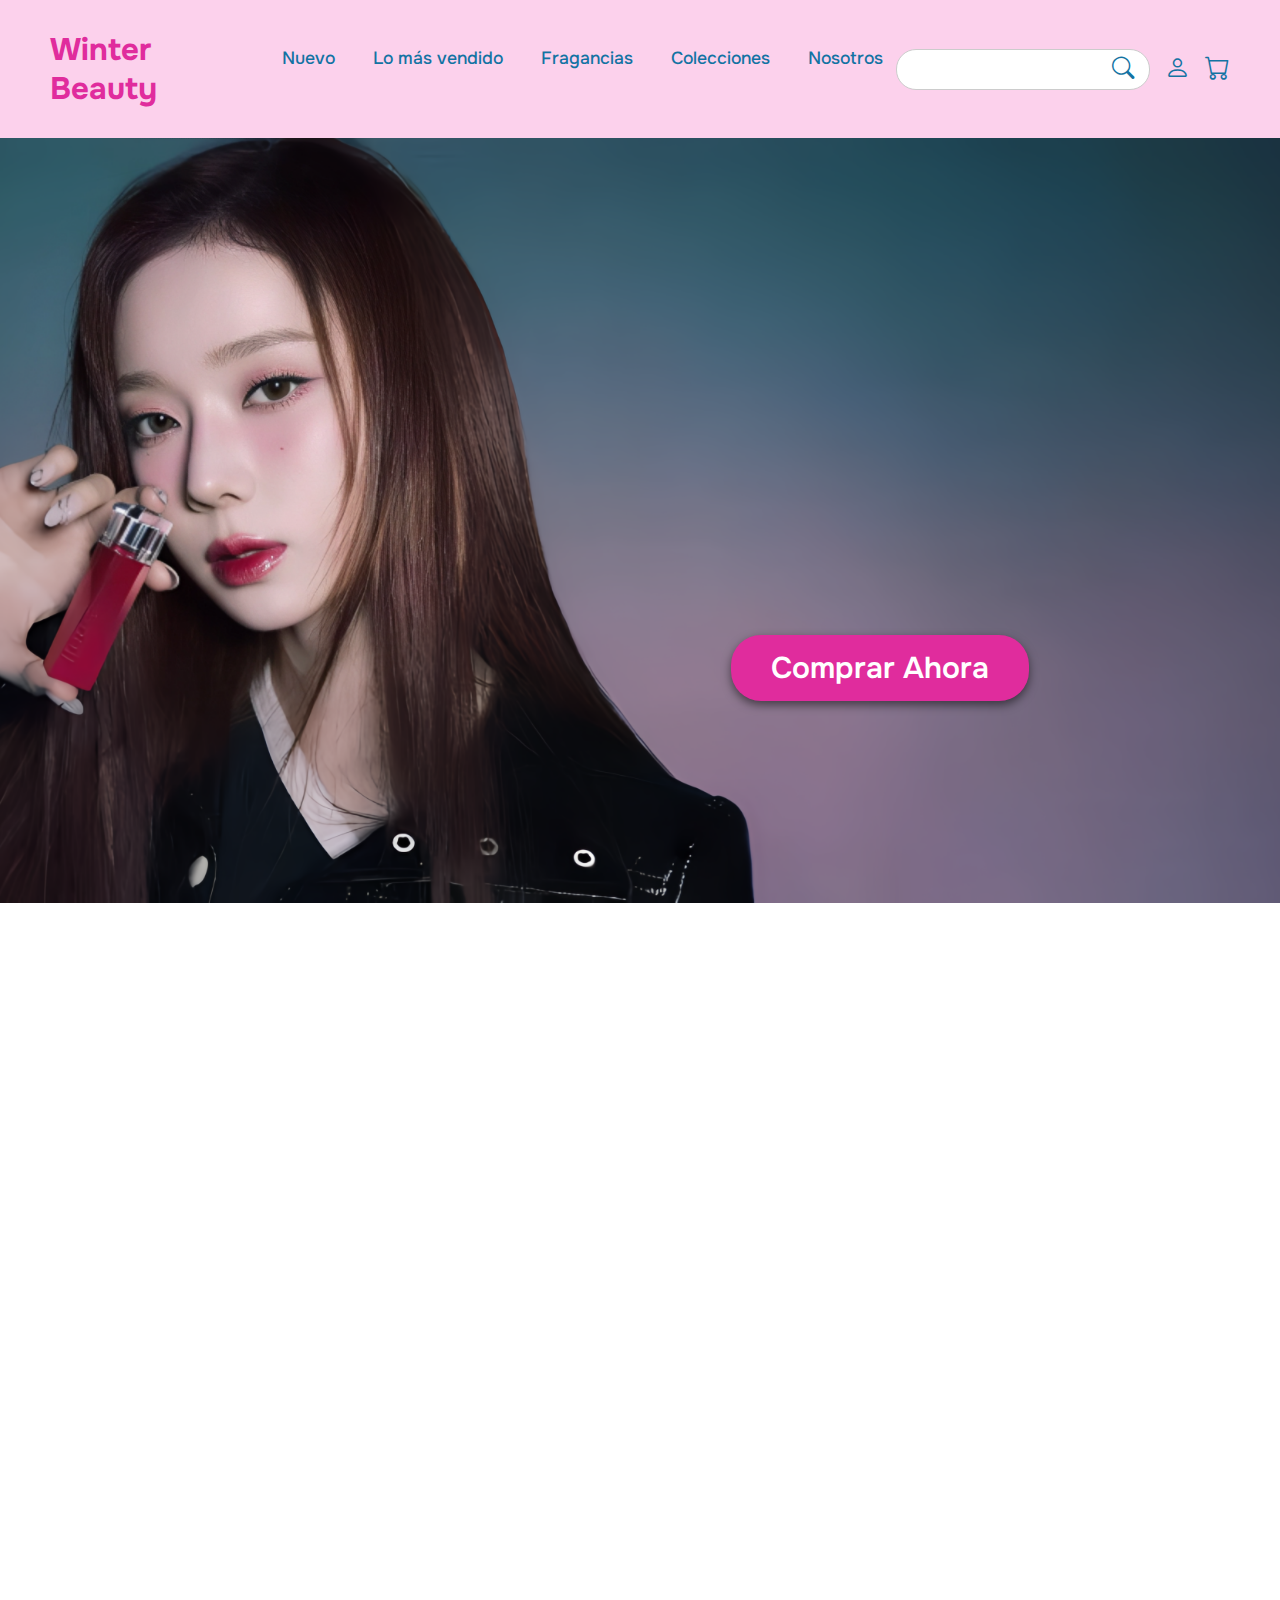
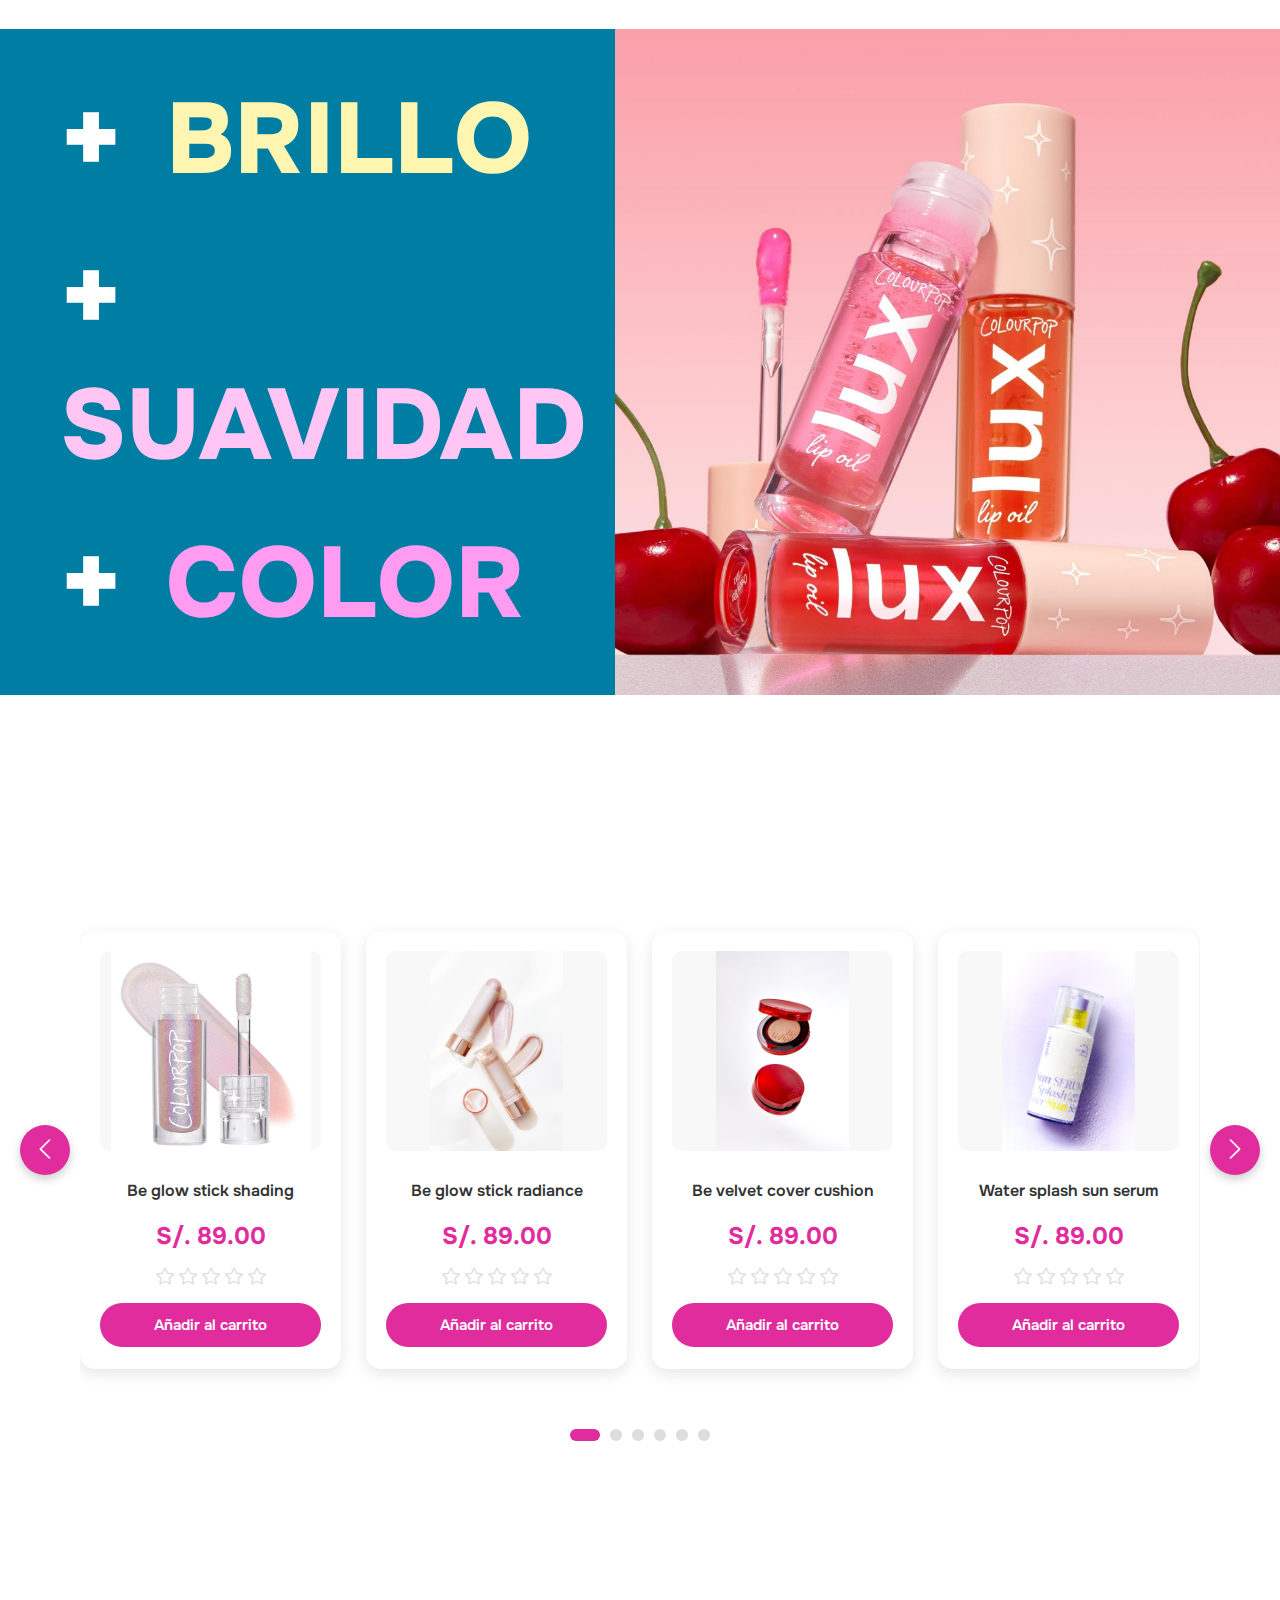
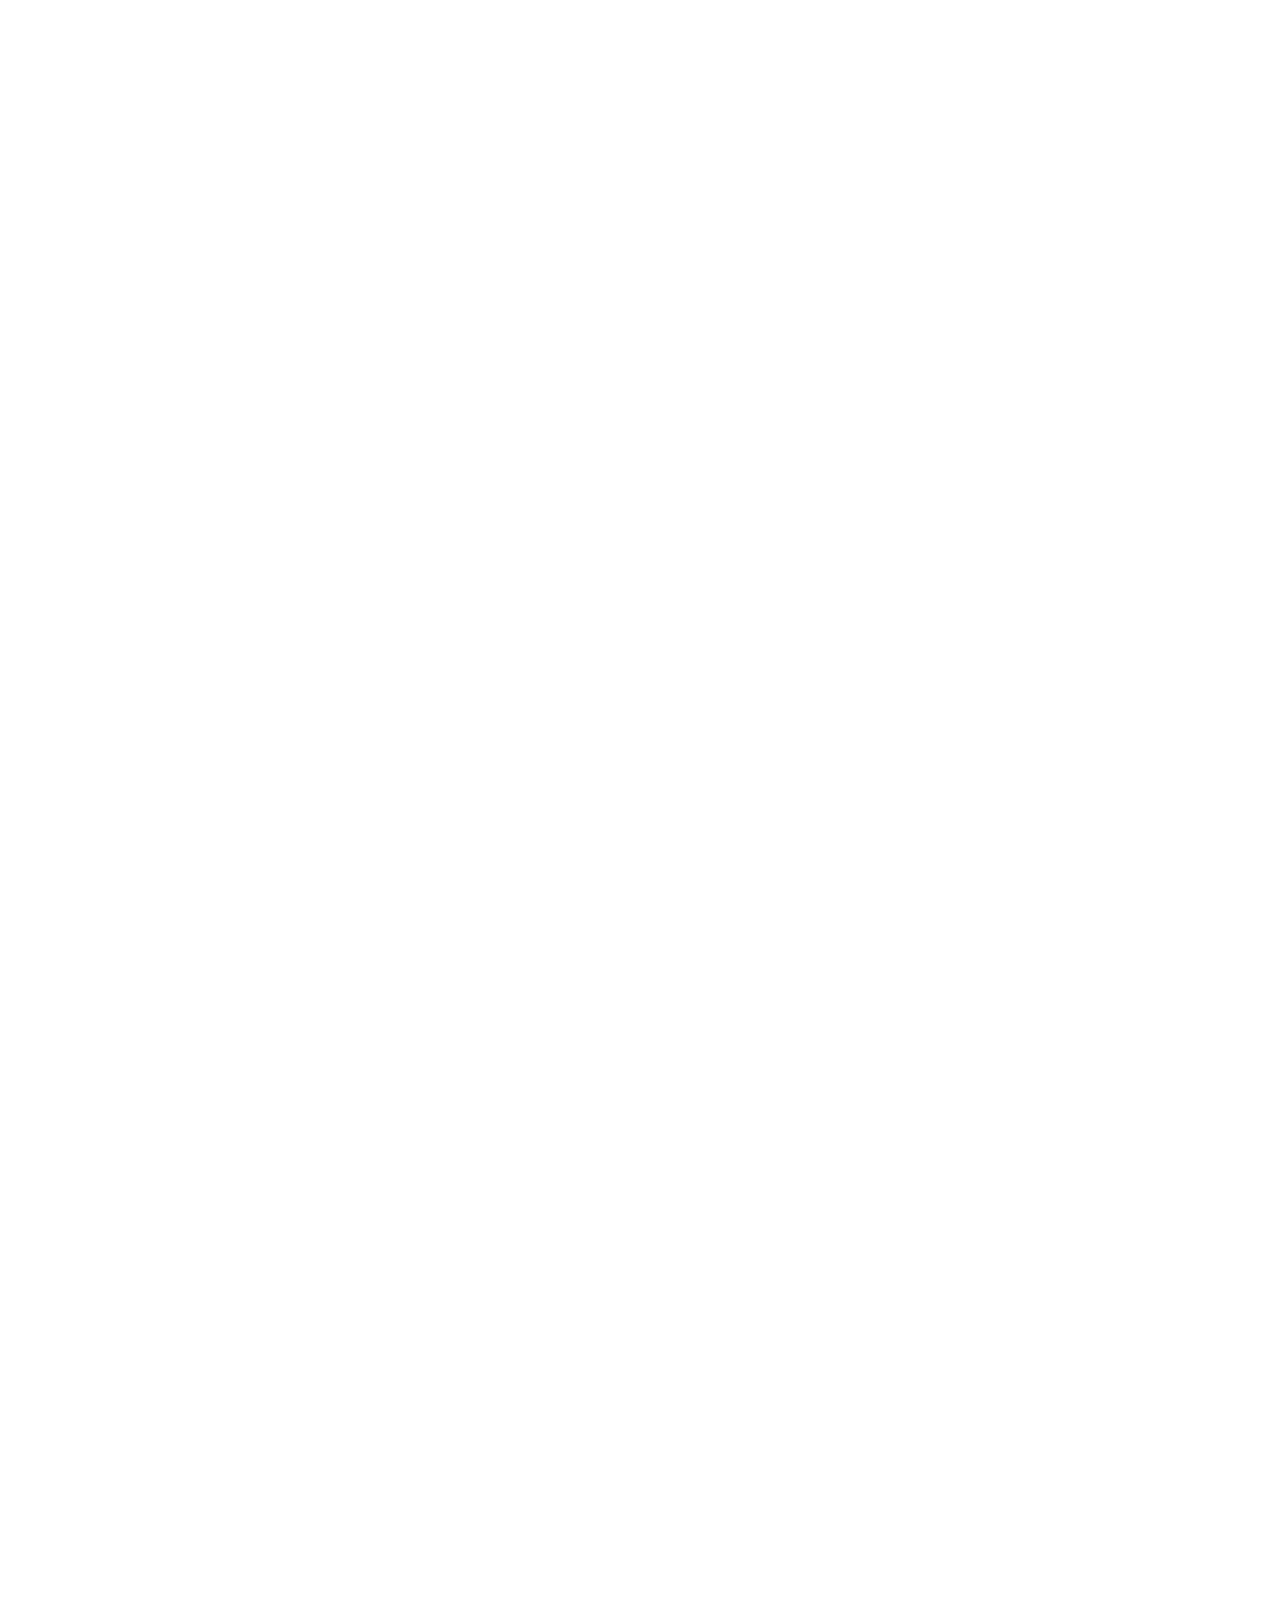
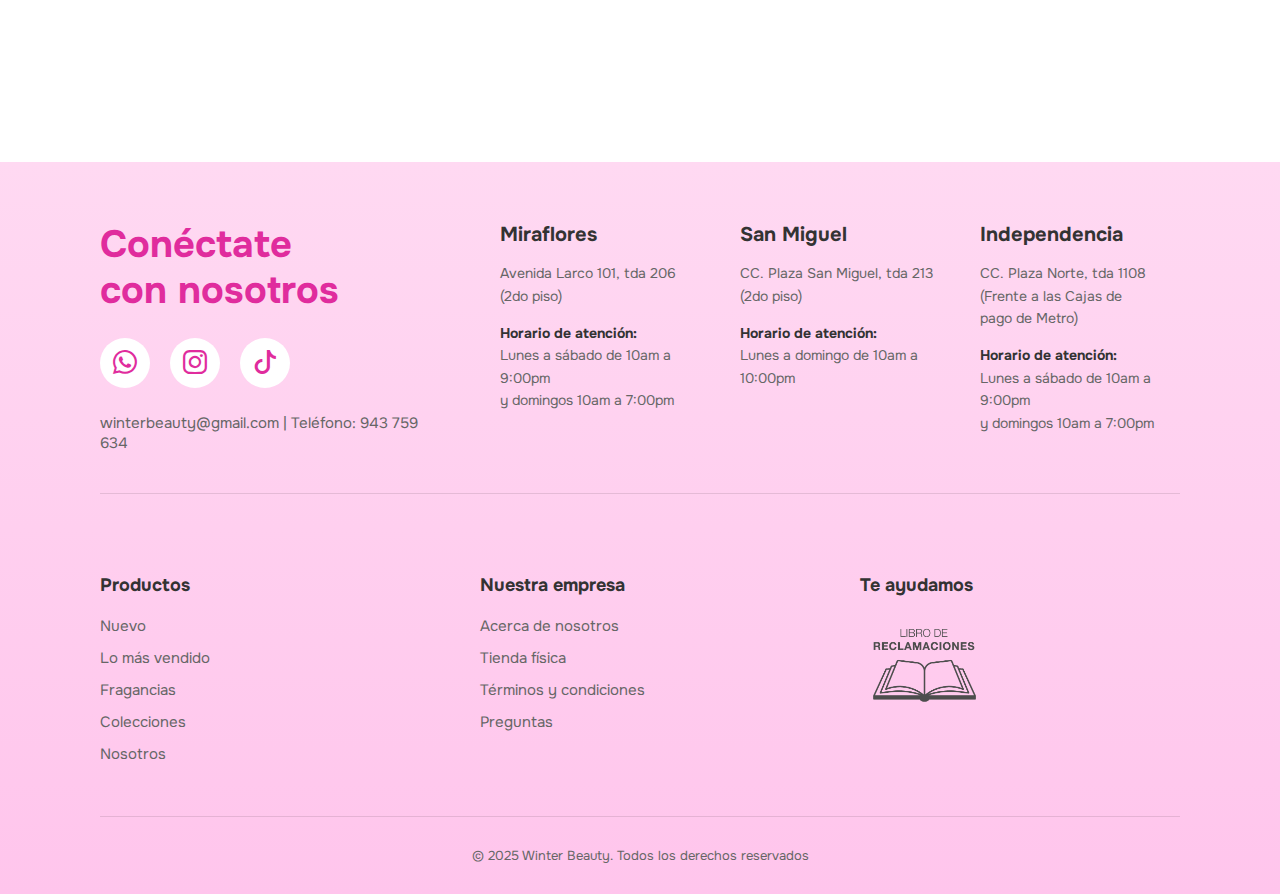
<file: index.html>
<!DOCTYPE html>
<html lang="es">
<head>
    <meta charset="UTF-8">
    <meta name="viewport" content="width=device-width, initial-scale=1.0">
    <title>Winter Beauty - Inicio</title>
    <!--Link para css-->
    <link rel="stylesheet" href="css/style.css">
    <!--Iconos-->
    <link rel="stylesheet" href="https://cdn.jsdelivr.net/npm/bootstrap-icons@1.11.3/font/bootstrap-icons.css">
    <!--Tipografia-->
    <link rel="preconnect" href="https://fonts.googleapis.com">
    <link rel="preconnect" href="https://fonts.gstatic.com" crossorigin>
    <link href="https://fonts.googleapis.com/css2?family=Onest:wght@100..900&display=swap" rel="stylesheet">
</head>
<body>
    <!-- Encabezado -->
    <header class="navbar">
        <div class="logo" onclick="window.location.href='index.html'" style="cursor: pointer;">Winter Beauty</div>

        <nav class="nav-links">
            <a href="nuevo.html">Nuevo</a>
            <a href="mas-vendido.html">Lo más vendido</a>
            <a href="fragancias.html">Fragancias</a>
            <a href="#">Colecciones</a>
            <a href="#">Nosotros</a>
        </nav>

        <div class="nav-icons">
            <div class="search-box">
                <input type="text" placeholder="">
                <i class="bi bi-search"></i>
            </div>
            <a href="#"><i class="bi bi-person"></i></a>
            <a href="carrito.html" class="carrito-icon-container">
                <i class="bi bi-cart"></i>
                <span class="carrito-badge" id="carrito-count">0</span>
            </a>
        </div>
    </header>
    <!--Secction banner estatico-->
    <section class="banner">
      <div class="banner-content">
        <h1>Te mereces un brillo duradero</h1>
        <a href="producto1.html"><button class="btn-banner" >Comprar Ahora</button></a>
      </div>
    </section>

    <!-- PRODUCTOS -->
    <section class="productos">
        <h2>Productos <span>Nuevos</span></h2>
            <div class="grid">
            <div class="card">
                <div class="tag">Nuevo</div>
                <img src="recursos/productos_nuevos/producto1.jpg" alt="Lápiz difuminador" />
                <h3>Lápiz para difuminar poros</h3>
                <p class="precio">S/. 89.00</p>
                <button onclick="agregarAlCarrito(this)" 
                        data-id="producto1" 
                        data-nombre="Lápiz para difuminar poros" 
                        data-precio="89.00" 
                        data-imagen="recursos/productos_nuevos/producto1.jpg">
                    Añadir al carrito
                </button>
            </div>

            <div class="card">
                <div class="tag">Nuevo</div>
                <img src="recursos/productos_nuevos/producto2.jpg" alt="Prebase hidratante" />
                <h3>Prebase hidratante Good</h3>
                <p class="precio">S/. 89.00</p>
                <button onclick="agregarAlCarrito(this)" 
                        data-id="producto2" 
                        data-nombre="Prebase hidratante Good" 
                        data-precio="89.00" 
                        data-imagen="recursos/productos_nuevos/producto2.jpg">
                    Añadir al carrito
                </button>
            </div>

            <div class="card">
                <div class="tag">Nuevo</div>
                <img src="recursos/productos_nuevos/producto3.jpg" alt="Spray fijador" />
                <h3>Spray fijador Lock'd</h3>
                <p class="precio">S/. 89.00</p>
                <button onclick="agregarAlCarrito(this)" 
                        data-id="producto3" 
                        data-nombre="Spray fijador Lock'd" 
                        data-precio="89.00" 
                        data-imagen="recursos/productos_nuevos/producto3.jpg">
                    Añadir al carrito
                </button>
            </div>

            <div class="card">
                <div class="tag">Nuevo</div>
                <img src="recursos/productos_nuevos/producto4.jpg" alt="Camera On prebase" />
                <h3>Camera On Suavizante </h3> 
                <p class="precio">S/. 89.00</p>
                <button onclick="agregarAlCarrito(this)" 
                        data-id="producto4" 
                        data-nombre="Camera On Suavizante" 
                        data-precio="89.00" 
                        data-imagen="recursos/productos_nuevos/producto4.jpg">
                    Añadir al carrito
                </button>
            </div>
        </div>
    </section>
    <section class="promo">
        <div class="promo-text">
            <p><span>+</span> BRILLO</p>
            <p><span>+</span> SUAVIDAD</p>
            <p><span>+</span> COLOR</p>
        </div>

        <div class="promo-carousel">
            <div class="slides">
            <img src="recursos/carrusel/img1.jpg" alt="Producto 1">
            <img src="recursos/carrusel/img2.jpg" alt="Producto 2">
            <img src="recursos/carrusel/img3.jpg" alt="Producto 3">
            </div>
        </div>
    </section>

    <!-- SECCIÓN TODOS NUESTROS PRODUCTOS -->
    <section class="todos-productos">
        <h2>Todos Nuestros <span>Productos</span></h2>
        
        <div class="carrusel-container">
            <!-- Botón anterior -->
            <button class="carrusel-btn prev-btn">
                <i class="bi bi-chevron-left"></i>
            </button>

            <!-- Carrusel de productos -->
            <div class="carrusel-productos">
                <div class="carrusel-track">
                    
                    <!-- Producto 1 -->
                    <div class="producto-carrusel">
                        <div class="producto-imagen">
                            <img src="recursos/todos_productos/producto1.jpg" alt="Be glow stick shading    ">
                        </div>
                        <h3>Be glow stick shading</h3>
                        <p class="precio-producto">S/. 89.00</p>
                        <div class="stars-producto">
                            <i class="bi bi-star"></i>
                            <i class="bi bi-star"></i>
                            <i class="bi bi-star"></i>
                            <i class="bi bi-star"></i>
                            <i class="bi bi-star"></i>
                        </div>
                        <button class="btn-carrito">Añadir al carrito</button>
                    </div>

                    <!-- Producto 2 -->
                    <div class="producto-carrusel">
                        <div class="producto-imagen">
                            <img src="recursos/todos_productos/producto2.jpg" alt="Be glow stick radiance">
                        </div>
                        <h3>Be glow stick radiance</h3>
                        <p class="precio-producto">S/. 89.00</p>
                        <div class="stars-producto">
                            <i class="bi bi-star"></i>
                            <i class="bi bi-star"></i>
                            <i class="bi bi-star"></i>
                            <i class="bi bi-star"></i>
                            <i class="bi bi-star"></i>
                        </div>
                        <button class="btn-carrito">Añadir al carrito</button>
                    </div>

                    <!-- Producto 3 -->
                    <div class="producto-carrusel">
                        <div class="producto-imagen">
                            <img src="recursos/todos_productos/producto3.jpg" alt="Be velvet cover cushion">
                        </div>
                        <h3>Be velvet cover cushion</h3>
                        <p class="precio-producto">S/. 89.00</p>
                        <div class="stars-producto">
                            <i class="bi bi-star"></i>
                            <i class="bi bi-star"></i>
                            <i class="bi bi-star"></i>
                            <i class="bi bi-star"></i>
                            <i class="bi bi-star"></i>
                        </div>
                        <button class="btn-carrito">Añadir al carrito</button>
                    </div>

                    <!-- Producto 4 -->
                    <div class="producto-carrusel">
                        <div class="producto-imagen">
                            <img src="recursos/todos_productos/producto4.jpg" alt="Water splash sun serum">
                        </div>
                        <h3>Water splash sun serum</h3>
                        <p class="precio-producto">S/. 89.00</p>
                        <div class="stars-producto">
                            <i class="bi bi-star"></i>
                            <i class="bi bi-star"></i>
                            <i class="bi bi-star"></i>
                            <i class="bi bi-star"></i>
                            <i class="bi bi-star"></i>
                        </div>
                        <button class="btn-carrito">Añadir al carrito</button>
                    </div>

                    <!-- Producto 5 -->
                    <div class="producto-carrusel">
                        <div class="producto-imagen">
                            <img src="recursos/todos_productos/producto1.jpg" alt="Be glow stick shading">
                        </div>
                        <h3>Be glow stick shading</h3>
                        <p class="precio-producto">S/. 89.00</p>
                        <div class="stars-producto">
                            <i class="bi bi-star"></i>
                            <i class="bi bi-star"></i>
                            <i class="bi bi-star"></i>
                            <i class="bi bi-star"></i>
                            <i class="bi bi-star"></i>
                        </div>
                        <button class="btn-carrito">Añadir al carrito</button>
                    </div>

                    <!-- Producto 6 -->
                    <div class="producto-carrusel">
                        <div class="producto-imagen">
                            <img src="recursos/todos_productos/producto2.jpg" alt="Be glow stick radiance">
                        </div>
                        <h3>Be glow stick radiance</h3>
                        <p class="precio-producto">S/. 89.00</p>
                        <div class="stars-producto">
                            <i class="bi bi-star"></i>
                            <i class="bi bi-star"></i>
                            <i class="bi bi-star"></i>
                            <i class="bi bi-star"></i>
                            <i class="bi bi-star"></i>
                        </div>
                        <button class="btn-carrito">Añadir al carrito</button>
                    </div>

                    <!-- Producto 7 -->
                    <div class="producto-carrusel">
                        <div class="producto-imagen">
                            <img src="recursos/fragancias/producto1.jpg" alt="Romántico Pour Femme">
                        </div>
                        <h3>Romántico Pour Femme</h3>
                        <p class="precio-producto">S/. 89.00</p>
                        <div class="stars-producto">
                            <i class="bi bi-star"></i>
                            <i class="bi bi-star"></i>
                            <i class="bi bi-star"></i>
                            <i class="bi bi-star"></i>
                            <i class="bi bi-star"></i>
                        </div>
                        <button class="btn-carrito">Añadir al carrito</button>
                    </div>

                    <!-- Producto 8 -->
                    <div class="producto-carrusel">
                        <div class="producto-imagen">
                            <img src="recursos/fragancias/producto2.jpg" alt="Bruma aromática 091">
                        </div>
                        <h3>Bruma aromática 091</h3>
                        <p class="precio-producto">S/. 89.00</p>
                        <div class="stars-producto">
                            <i class="bi bi-star"></i>
                            <i class="bi bi-star"></i>
                            <i class="bi bi-star"></i>
                            <i class="bi bi-star"></i>
                            <i class="bi bi-star"></i>
                        </div>
                        <button class="btn-carrito">Añadir al carrito</button>
                    </div>

                    <!-- Producto 9 -->
                    <div class="producto-carrusel">
                        <div class="producto-imagen">
                            <img src="recursos/fragancias/producto3.jpg" alt="Black Addiction">
                        </div>
                        <h3>Black Addiction</h3>
                        <p class="precio-producto">S/. 89.00</p>
                        <div class="stars-producto">
                            <i class="bi bi-star"></i>
                            <i class="bi bi-star"></i>
                            <i class="bi bi-star"></i>
                            <i class="bi bi-star"></i>
                            <i class="bi bi-star"></i>
                        </div>
                        <button class="btn-carrito">Añadir al carrito</button>
                    </div>

                    <!-- Producto 10 -->
                    <div class="producto-carrusel">
                        <div class="producto-imagen">
                            <img src="recursos/fragancias/producto4.jpg" alt="Natural Escape">
                        </div>
                        <h3>Natural Escape</h3>
                        <p class="precio-producto">S/. 89.00</p>
                        <div class="stars-producto">
                            <i class="bi bi-star"></i>
                            <i class="bi bi-star"></i>
                            <i class="bi bi-star"></i>
                            <i class="bi bi-star"></i>
                            <i class="bi bi-star"></i>
                        </div>
                        <button class="btn-carrito">Añadir al carrito</button>
                    </div>

                    <!-- Producto 11 -->
                    <div class="producto-carrusel">
                        <div class="producto-imagen">
                            <img src="recursos/fragancias/producto5.jpg" alt="Fiesta Flor">
                        </div>
                        <h3>Fiesta Flor</h3>
                        <p class="precio-producto">S/. 89.00</p>
                        <div class="stars-producto">
                            <i class="bi bi-star"></i>
                            <i class="bi bi-star"></i>
                            <i class="bi bi-star"></i>
                            <i class="bi bi-star"></i>
                            <i class="bi bi-star"></i>
                        </div>
                        <button class="btn-carrito">Añadir al carrito</button>
                    </div>

                    <!-- Producto 12 -->
                    <div class="producto-carrusel">
                        <div class="producto-imagen">
                            <img src="recursos/fragancias/producto6.jpg" alt="Toque Rosa">
                        </div>
                        <h3>Toque Rosa</h3>
                        <p class="precio-producto">S/. 89.00</p>
                        <div class="stars-producto">
                            <i class="bi bi-star"></i>
                            <i class="bi bi-star"></i>
                            <i class="bi bi-star"></i>
                            <i class="bi bi-star"></i>
                            <i class="bi bi-star"></i>
                        </div>
                        <button class="btn-carrito">Añadir al carrito</button>
                    </div>

                    <!-- Producto 13 -->
                    <div class="producto-carrusel">
                        <div class="producto-imagen">
                            <img src="recursos/fragancias/producto7.jpg" alt="Nube Suave">
                        </div>
                        <h3>Nube Suave</h3>
                        <p class="precio-producto">S/. 89.00</p>
                        <div class="stars-producto">
                            <i class="bi bi-star"></i>
                            <i class="bi bi-star"></i>
                            <i class="bi bi-star"></i>
                            <i class="bi bi-star"></i>
                            <i class="bi bi-star"></i>
                        </div>
                        <button class="btn-carrito">Añadir al carrito</button>
                    </div>

                    <!-- Producto 14 -->
                    <div class="producto-carrusel">
                        <div class="producto-imagen">
                            <img src="recursos/fragancias/producto8.jpg" alt="Aqua Juicy Pure Pink 01">
                        </div>
                        <h3>Aqua Juicy Pure Pink 01</h3>
                        <p class="precio-producto">S/. 89.00</p>
                        <div class="stars-producto">
                            <i class="bi bi-star"></i>
                            <i class="bi bi-star"></i>
                            <i class="bi bi-star"></i>
                            <i class="bi bi-star"></i>
                            <i class="bi bi-star"></i>
                        </div>
                        <button class="btn-carrito">Añadir al carrito</button>
                    </div>

                    <!-- Producto 15 -->
                    <div class="producto-carrusel">
                        <div class="producto-imagen">
                            <img src="recursos/mas_vendido/producto1.jpg" alt="Nowear lipstick balming glow">
                        </div>
                        <h3>Nowear lipstick balming glow</h3>
                        <p class="precio-producto">S/. 89.00</p>
                        <div class="stars-producto">
                            <i class="bi bi-star"></i>
                            <i class="bi bi-star"></i>
                            <i class="bi bi-star"></i>
                            <i class="bi bi-star"></i>
                            <i class="bi bi-star"></i>
                        </div>
                        <button class="btn-carrito">Añadir al carrito</button>
                    </div>
                    
                    <!-- Producto 16 -->
                    <div class="producto-carrusel">
                        <div class="producto-imagen">
                            <img src="recursos/mas_vendido/producto2.jpg" alt="Gel para cejas set me up">
                        </div>
                        <h3>Gel para cejas set me up</h3>
                        <p class="precio-producto">S/. 89.00</p>
                        <div class="stars-producto">
                            <i class="bi bi-star"></i>
                            <i class="bi bi-star"></i>
                            <i class="bi bi-star"></i>
                            <i class="bi bi-star"></i>
                            <i class="bi bi-star"></i>
                        </div>
                        <button class="btn-carrito">Añadir al carrito</button>
                    </div>
                    
                    <!-- Producto 17 -->
                    <div class="producto-carrusel">
                        <div class="producto-imagen">
                            <img src="recursos/mas_vendido/producto3.jpg" alt="Prebase hidratante good prep">
                        </div>
                        <h3>Prebase hidratante good prep</h3>
                        <p class="precio-producto">S/. 89.00</p>
                        <div class="stars-producto">
                            <i class="bi bi-star"></i>
                            <i class="bi bi-star"></i>
                            <i class="bi bi-star"></i>
                            <i class="bi bi-star"></i>
                            <i class="bi bi-star"></i>
                        </div>
                        <button class="btn-carrito">Añadir al carrito</button>
                    </div>
                    
                    <!-- Producto 18 -->
                    <div class="producto-carrusel">
                        <div class="producto-imagen">
                            <img src="recursos/mas_vendido/producto5.jpg" alt="Paleta de bayas">
                        </div>
                        <h3>Paleta de bayas</h3>
                        <p class="precio-producto">S/. 89.00</p>
                        <div class="stars-producto">
                            <i class="bi bi-star"></i>
                            <i class="bi bi-star"></i>
                            <i class="bi bi-star"></i>
                            <i class="bi bi-star"></i>
                            <i class="bi bi-star"></i>
                        </div>
                        <button class="btn-carrito">Añadir al carrito</button>
                    </div>
                    
                    <!-- Producto 19 -->
                    <div class="producto-carrusel">
                        <div class="producto-imagen">
                            <img src="recursos/mas_vendido/producto6.jpg" alt="Rubor líquido color bloom">
                        </div>
                        <h3>Rubor líquido color bloom</h3>
                        <p class="precio-producto">S/. 89.00</p>
                        <div class="stars-producto">
                            <i class="bi bi-star"></i>
                            <i class="bi bi-star"></i>
                            <i class="bi bi-star"></i>
                            <i class="bi bi-star"></i>
                            <i class="bi bi-star"></i>
                        </div>
                        <button class="btn-carrito">Añadir al carrito</button>
                    </div>
                    
                    <!-- Producto 20 -->
                    <div class="producto-carrusel">
                        <div class="producto-imagen">
                            <img src="recursos/mas_vendido/producto7.jpg" alt="Spray fijador matte fresco">
                        </div>
                        <h3>Spray fijador matte fresco</h3>
                        <p class="precio-producto">S/. 89.00</p>
                        <div class="stars-producto">
                            <i class="bi bi-star"></i>
                            <i class="bi bi-star"></i>
                            <i class="bi bi-star"></i>
                            <i class="bi bi-star"></i>
                            <i class="bi bi-star"></i>
                        </div>
                        <button class="btn-carrito">Añadir al carrito</button>
                    </div>
                    
                    <!-- Producto 21 -->
                    <div class="producto-carrusel">
                        <div class="producto-imagen">
                            <img src="recursos/mas_vendido/producto8.jpg" alt="Delineador de ojos">
                        </div>
                        <h3>Delineador de ojos</h3>
                        <p class="precio-producto">S/. 89.00</p>
                        <div class="stars-producto">
                            <i class="bi bi-star"></i>
                            <i class="bi bi-star"></i>
                            <i class="bi bi-star"></i>
                            <i class="bi bi-star"></i>
                            <i class="bi bi-star"></i>
                        </div>
                        <button class="btn-carrito">Añadir al carrito</button>
                    </div>
                    
                    <!-- Producto 22 -->
                    <div class="producto-carrusel">
                        <div class="producto-imagen">
                            <img src="recursos/productos_nuevos/producto1.jpg" alt="Lápiz para difuminar poros">
                        </div>
                        <h3>Lápiz para difuminar poros</h3>
                        <p class="precio-producto">S/. 89.00</p>
                        <div class="stars-producto">
                            <i class="bi bi-star"></i>
                            <i class="bi bi-star"></i>
                            <i class="bi bi-star"></i>
                            <i class="bi bi-star"></i>
                            <i class="bi bi-star"></i>
                        </div>
                        <button class="btn-carrito">Añadir al carrito</button>
                    </div>         
                    
                    <!-- Producto 23 -->
                    <div class="producto-carrusel">
                        <div class="producto-imagen">
                            <img src="recursos/productos_nuevos/producto2.jpg" alt="Prebase hidratante Good Grip">
                        </div>
                        <h3>Prebase hidratante Good Grip</h3>
                        <p class="precio-producto">S/. 89.00</p>
                        <div class="stars-producto">
                            <i class="bi bi-star"></i>
                            <i class="bi bi-star"></i>
                            <i class="bi bi-star"></i>
                            <i class="bi bi-star"></i>
                            <i class="bi bi-star"></i>
                        </div>
                        <button class="btn-carrito">Añadir al carrito</button>
                    </div>
                    
                    <!-- Producto 24 -->
                    <div class="producto-carrusel">
                        <div class="producto-imagen">
                            <img src="recursos/productos_nuevos/producto3.jpg" alt="Spray fijador Lock'd">
                        </div>
                        <h3>Spray fijador Lock'd</h3>
                        <p class="precio-producto">S/. 89.00</p>
                        <div class="stars-producto">
                            <i class="bi bi-star"></i>
                            <i class="bi bi-star"></i>
                            <i class="bi bi-star"></i>
                            <i class="bi bi-star"></i>
                            <i class="bi bi-star"></i>
                        </div>
                        <button class="btn-carrito">Añadir al carrito</button>
                    </div>                    
                </div>



            </div>

            <!-- Botón siguiente -->
            <button class="carrusel-btn next-btn">
                <i class="bi bi-chevron-right"></i>
            </button>
        </div>

        <!-- Indicadores -->
        <div class="carrusel-dots"></div>
    </section>



    <!-- SECCIÓN TESTIMONIOS -->
    <section class="testimonios">
        <h2>Lo Que Todas <span>Aman</span></h2>
        
        <div class="testimonios-grid">

            <div class="testimonio-card imagen-sola">
                <img src="recursos/testimonios/img1.jpg" alt="Cliente feliz">
            </div>

            <!-- Tarjeta 2 - Texto blanco -->
            <div class="testimonio-card texto-blanco">
                <p>¡Súper fácil! Este pequeño y maravilloso producto ha transformado por completo mi técnica de contorno. 
                Nunca había visto un producto fundirse con la piel de esta manera. ¡Es prácticamente infalible!
                </p>
                <div class="stars" data-rating="0">
                    <i class="bi bi-star"></i>
                    <i class="bi bi-star"></i>
                    <i class="bi bi-star"></i>
                    <i class="bi bi-star"></i>
                    <i class="bi bi-star"></i>
                </div>
                <button class="btn-comprar">Comprar Ahora</button>
            </div>

            <!-- Tarjeta 3 - Rosa -->
            <div class="testimonio-card pink">
                <p>Me encanta este producto. Tengo más de 50 años y puedo decir con toda sinceridad que me fascina. 
                    No me marca los poros ni nada parecido. Lo recomiendo muchísimo para mujeres de cierta edad.
                </p>
                <div class="stars" data-rating="0">
                    <i class="bi bi-star"></i>
                    <i class="bi bi-star"></i>
                    <i class="bi bi-star"></i>
                    <i class="bi bi-star"></i>
                    <i class="bi bi-star"></i>
                </div>
                <button class="btn-comprar">Comprar Ahora</button>
            </div>

            <!-- Fila 2: Tarjeta azul grande + Imagen -->
            
            <!-- Tarjeta 4 - Azul (ocupa 2 espacios) -->
            <div class="testimonio-card blue">
                <p>¡Me encantaron los productos de Winter Beauty! La prebase fue súper efectiva y dejó mis ojos 
                    con una mirada más luminosa. Uso productos de Winter Beauty todos los días. ¡Ya quiero seguir comprando con ustedes!
                </p>
                <div class="stars" data-rating="0">
                    <i class="bi bi-star"></i>
                    <i class="bi bi-star"></i>
                    <i class="bi bi-star"></i>
                    <i class="bi bi-star"></i>
                    <i class="bi bi-star"></i>
                </div>
                <button class="btn-comprar2">Comprar Ahora</button>
            </div>

            <!-- Tarjeta 5 - Solo Imagen -->
            <div class="testimonio-card imagen-sola">
                <img src="recursos/testimonios/img2.jpg" alt="Cliente sonriente">
            </div>

        </div>
    </section>

    <!-- SECCIÓN PASIÓN CON PROPÓSITO -->
    <section class="proposito">
        <h2>Pasión Con <span>Propósito</span></h2>
        
        <div class="proposito-grid">
            <div class="proposito-item">
                <div class="icono-proposito">
                    <img src="recursos/iconos/icon1.png" alt="Libre de crueldad animal">
                </div>
                <h3>Libre de crueldad animal</h3>
                <p>Aprobado como libre de crueldad animal según el programa Leaping Bunny</p>
            </div>

            <div class="proposito-item">
                <div class="icono-proposito">
                    <img src="recursos/iconos/icon2.png" alt="Vegano">
                </div>
                <h3>Vegano</h3>
                <p>Más del 90% de nuestros productos son veganos</p>
            </div>

            <div class="proposito-item">
                <div class="icono-proposito">
                    <img src="recursos/iconos/icon3.png" alt="WinterGlow">
                </div>
                <h3>WinterGlow</h3>
                <p>Promovemos una belleza limpia con productos seguros y transparentes, libres de más de 1700 ingredientes cuestionables y respaldados por más de 50 pruebas de verificación.</p>
            </div>

            <div class="proposito-item">
                <div class="icono-proposito">
                    <img src="recursos/iconos/icon4.png" alt="Sustainable Packaging">
                </div>
                <h3>Sustainable Packaging</h3>
                <p>Nuestras cajas cuentan con la certificación FSC y están fabricadas con materiales de origen responsable.</p>
            </div>
        </div>
    </section>

    <!-- FOOTER -->
    <footer class="footer">
        <div class="footer-top">
            <!-- Contacto y Redes -->
            <div class="footer-contacto">
                <h3>Conéctate<br>con nosotros</h3>
                <div class="redes-sociales">
                    <a href="#"><i class="bi bi-whatsapp"></i></a>
                    <a href="#"><i class="bi bi-instagram"></i></a>
                    <a href="#"><i class="bi bi-tiktok"></i></a>
                </div>
                <p class="contacto-info">
                    <a href="mailto:winterbeauty@gmail.com">winterbeauty@gmail.com</a> | 
                    Teléfono: 943 759 634
                </p>
            </div>

            <!-- Tiendas -->
            <div class="footer-tiendas">
                <!-- Miraflores -->
                <div class="tienda">
                    <h4>Miraflores</h4>
                    <p>Avenida Larco 101, tda 206<br>(2do piso)</p>
                    <p class="horario"><strong>Horario de atención:</strong><br>
                    Lunes a sábado de 10am a 9:00pm<br>
                    y domingos 10am a 7:00pm</p>
                </div>

                <!-- San Miguel -->
                <div class="tienda">
                    <h4>San Miguel</h4>
                    <p>CC. Plaza San Miguel, tda 213<br>(2do piso)</p>
                    <p class="horario"><strong>Horario de atención:</strong><br>
                    Lunes a domingo de 10am a 10:00pm</p>
                </div>

                <!-- Independencia -->
                <div class="tienda">
                    <h4>Independencia</h4>
                    <p>CC. Plaza Norte, tda 1108<br>(Frente a las Cajas de<br>pago de Metro)</p>
                    <p class="horario"><strong>Horario de atención:</strong><br>
                    Lunes a sábado de 10am a 9:00pm<br>
                    y domingos 10am a 7:00pm</p>
                </div>
            </div>
        </div>

        <div class="footer-bottom">
            <!-- Enlaces -->
            <div class="footer-links">
                <div class="links-column">
                    <h4>Productos</h4>
                    <a href="#">Nuevo</a>
                    <a href="#">Lo más vendido</a>
                    <a href="#">Fragancias</a>
                    <a href="#">Colecciones</a>
                    <a href="#">Nosotros</a>
                </div>

                <div class="links-column">
                    <h4>Nuestra empresa</h4>
                    <a href="#">Acerca de nosotros</a>
                    <a href="#">Tienda física</a>
                    <a href="#">Términos y condiciones</a>
                    <a href="#">Preguntas</a>
                </div>

                <div class="links-column ayuda">
                    <h4>Te ayudamos</h4>
                    <img class="reclamos" src="recursos/reclamos.png" alt="Libro de reclamaciones">
                </div>
            </div>

            <div class="footer-copyright">
                <p>© 2025 Winter Beauty. Todos los derechos reservados</p>
            </div>
        </div>
    </footer>
    <script src="js/carrito.js"></script>
    <script>
        function agregarAlCarrito(boton) {
            const producto = {
                id: boton.getAttribute('data-id'),
                nombre: boton.getAttribute('data-nombre'),
                precio: parseFloat(boton.getAttribute('data-precio')),
                imagen: boton.getAttribute('data-imagen'),
            };
            
            carrito.agregarProducto(producto);
            
            boton.style.transform = 'scale(0.95)';
            boton.textContent = '¡Agregado!';
            setTimeout(() => {
                boton.style.transform = 'scale(1)';
                boton.textContent = 'Añadir al carrito';
            }, 1000);
        }
    </script>
    <script src="js/main.js"></script>
    
</body>
</html>
</file>
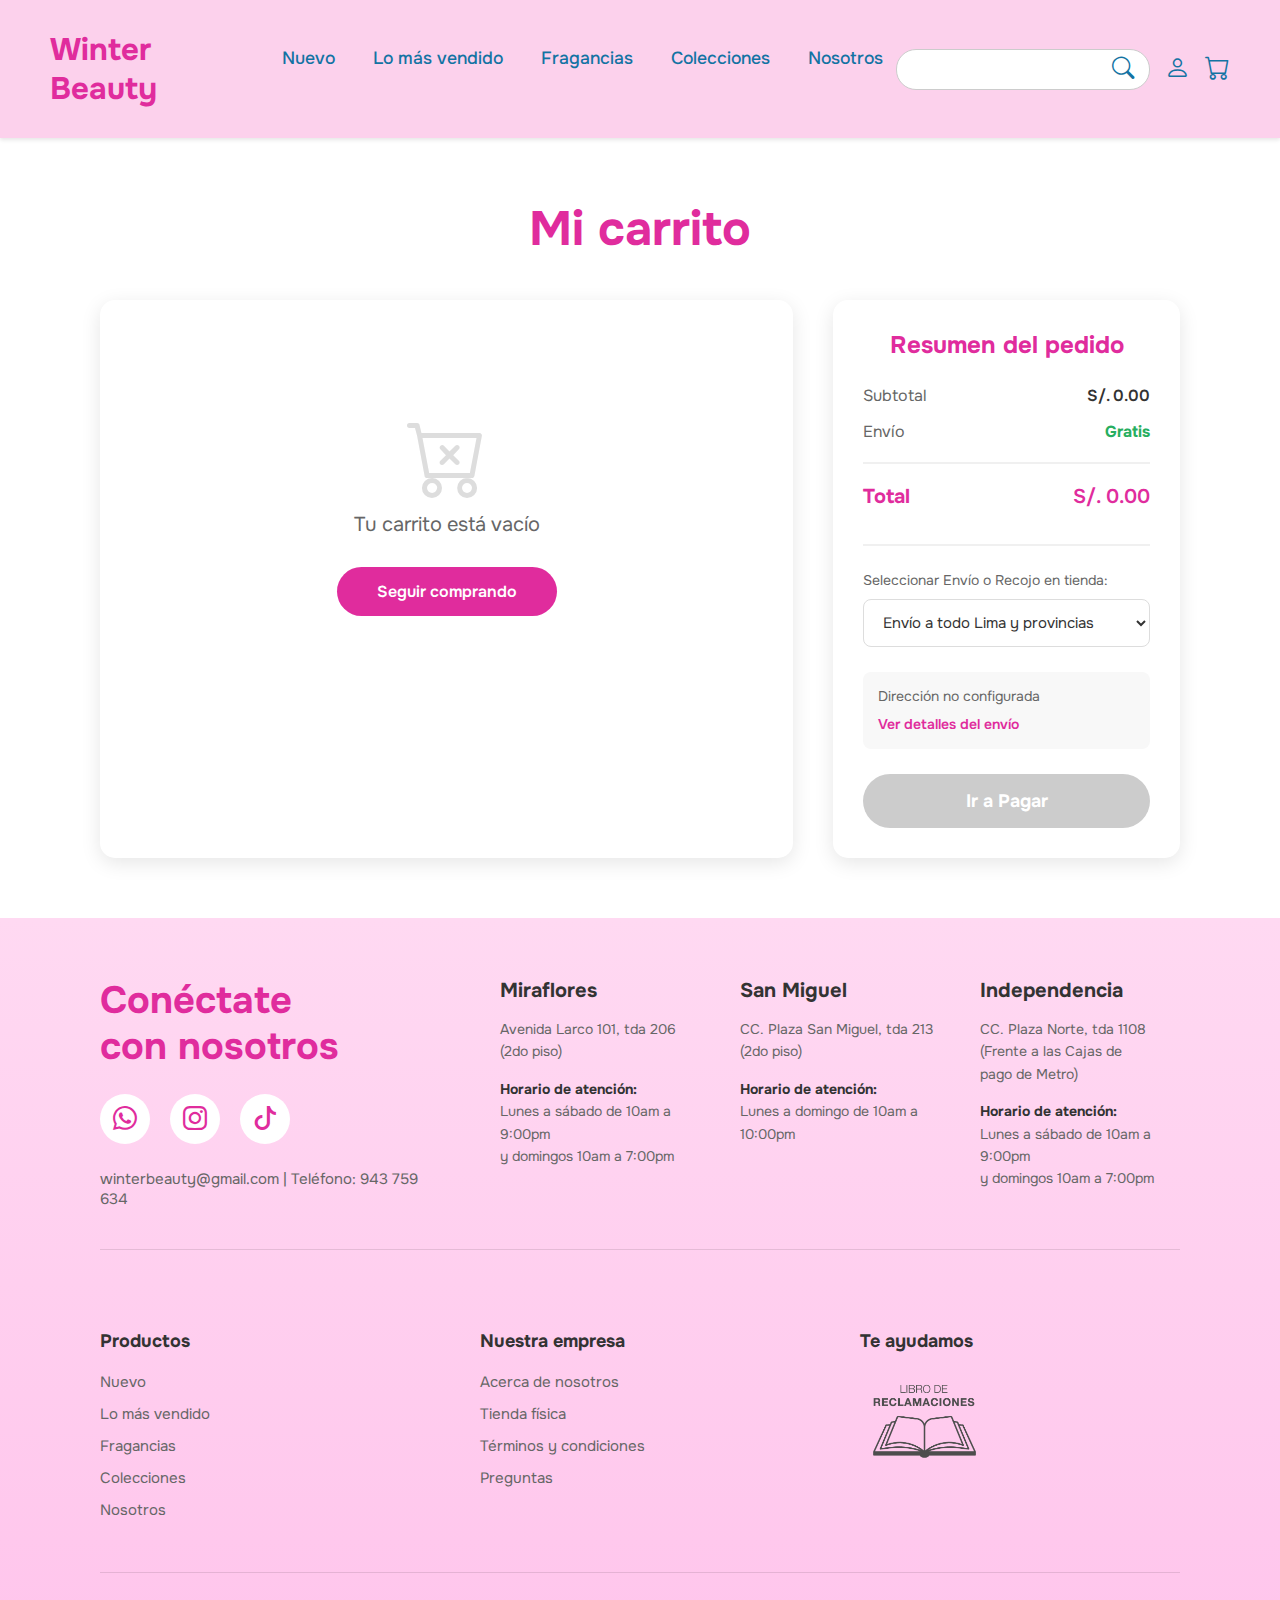
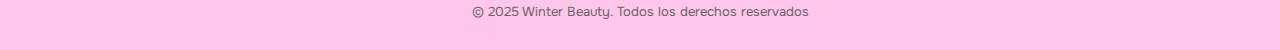
<file: carrito.html>
<!DOCTYPE html>
<html lang="es">
<head>
    <meta charset="UTF-8">
    <meta name="viewport" content="width=device-width, initial-scale=1.0">
    <title>Mi Carrito - Winter Beauty</title>
    <!--Link para css-->
    <link rel="stylesheet" href="css/style.css">
    <link rel="stylesheet" href="css/carrito.css">
    <!--Iconos-->
    <link rel="stylesheet" href="https://cdn.jsdelivr.net/npm/bootstrap-icons@1.11.3/font/bootstrap-icons.css">
    <!--Tipografia-->
    <link rel="preconnect" href="https://fonts.googleapis.com">
    <link rel="preconnect" href="https://fonts.gstatic.com" crossorigin>
    <link href="https://fonts.googleapis.com/css2?family=Onest:wght@100..900&display=swap" rel="stylesheet">
</head>
<body>
    <!-- Encabezado -->
    <header class="navbar">
        <div class="logo" onclick="window.location.href='index.html'" style="cursor: pointer;">Winter Beauty</div>

        <nav class="nav-links">
            <a href="nuevo.html">Nuevo</a>
            <a href="mas-vendido.html">Lo más vendido</a>
            <a href="fragancias.html">Fragancias</a>
            <a href="#">Colecciones</a>
            <a href="#">Nosotros</a>
        </nav>

        <div class="nav-icons">
            <div class="search-box">
                <input type="text" placeholder="">
                <i class="bi bi-search"></i>
            </div>
            <a href="#"><i class="bi bi-person"></i></a>
            <a href="carrito.html" class="carrito-icon-container">
                <i class="bi bi-cart"></i>
                <span class="carrito-badge" id="carrito-count">0</span>
            </a>
        </div>
    </header>

    <!-- Contenido del Carrito -->
    <section class="carrito-container">
        <h1>Mi carrito</h1>

        <div class="carrito-content">
            <!-- Lista de productos en el carrito -->
            <div class="carrito-productos">
                <!-- Mensaje de carrito vacío -->
                <div class="carrito-vacio" id="carrito-vacio" style="display: none;">
                    <i class="bi bi-cart-x"></i>
                    <p>Tu carrito está vacío</p>
                    <a href="index.html" class="btn-seguir-comprando">Seguir comprando</a>
                </div>
                
                <!-- Lista de productos -->
                <div id="carrito-lista">
                    <!-- Los productos se agregarán dinámicamente aquí -->
                </div>
            </div>

            <!-- Resumen del pedido -->
            <div class="carrito-resumen">
                <h2>Resumen del pedido</h2>
                
                <div class="resumen-detalle">
                    <div class="resumen-linea">
                        <span>Subtotal</span>
                        <span id="subtotal">S/. 0.00</span>
                    </div>
                    <div class="resumen-linea">
                        <span>Envío</span>
                        <span id="costo-envio" class="envio-gratis">Gratis</span>
                    </div>
                    <div class="resumen-linea total">
                        <span>Total</span>
                        <span id="total">S/. 0.00</span>
                    </div>
                </div>

                <!-- Selector de envío -->
                <div class="envio-selector">
                    <label for="metodo-envio">Seleccionar Envío o Recojo en tienda:</label>
                    <select id="metodo-envio">
                        <option value="envio-lima">Envío a todo Lima y provincias</option>
                        <option value="recojo-miraflores">Recojo en Miraflores</option>
                        <option value="recojo-plaza-norte">Recojo CC. Plaza Norte</option>
                        <option value="recojo-san-miguel">Recojo CC. Plaza San Miguel</option>
                    </select>
                </div>

                <!-- Información adicional según selección -->
                <div class="envio-info" id="envio-info">
                    <p class="direccion-status">Dirección no configurada</p>
                    <a href="#" class="ver-detalles">Ver detalles del envío</a>
                </div>

                <button class="btn-pagar" id="btn-pagar">Ir a Pagar</button>
            </div>
        </div>
    </section>

    <!-- FOOTER -->
    <footer class="footer">
        <div class="footer-top">
            <!-- Contacto y Redes -->
            <div class="footer-contacto">
                <h3>Conéctate<br>con nosotros</h3>
                <div class="redes-sociales">
                    <a href="#"><i class="bi bi-whatsapp"></i></a>
                    <a href="#"><i class="bi bi-instagram"></i></a>
                    <a href="#"><i class="bi bi-tiktok"></i></a>
                </div>
                <p class="contacto-info">
                    <a href="mailto:winterbeauty@gmail.com">winterbeauty@gmail.com</a> | 
                    Teléfono: 943 759 634
                </p>
            </div>

            <!-- Tiendas -->
            <div class="footer-tiendas">
                <div class="tienda">
                    <h4>Miraflores</h4>
                    <p>Avenida Larco 101, tda 206<br>(2do piso)</p>
                    <p class="horario"><strong>Horario de atención:</strong><br>
                    Lunes a sábado de 10am a 9:00pm<br>
                    y domingos 10am a 7:00pm</p>
                </div>

                <div class="tienda">
                    <h4>San Miguel</h4>
                    <p>CC. Plaza San Miguel, tda 213<br>(2do piso)</p>
                    <p class="horario"><strong>Horario de atención:</strong><br>
                    Lunes a domingo de 10am a 10:00pm</p>
                </div>

                <div class="tienda">
                    <h4>Independencia</h4>
                    <p>CC. Plaza Norte, tda 1108<br>(Frente a las Cajas de<br>pago de Metro)</p>
                    <p class="horario"><strong>Horario de atención:</strong><br>
                    Lunes a sábado de 10am a 9:00pm<br>
                    y domingos 10am a 7:00pm</p>
                </div>
            </div>
        </div>

        <div class="footer-bottom">
            <div class="footer-links">
                <div class="links-column">
                    <h4>Productos</h4>
                    <a href="#">Nuevo</a>
                    <a href="#">Lo más vendido</a>
                    <a href="#">Fragancias</a>
                    <a href="#">Colecciones</a>
                    <a href="#">Nosotros</a>
                </div>

                <div class="links-column">
                    <h4>Nuestra empresa</h4>
                    <a href="#">Acerca de nosotros</a>
                    <a href="#">Tienda física</a>
                    <a href="#">Términos y condiciones</a>
                    <a href="#">Preguntas</a>
                </div>

                <div class="links-column ayuda">
                    <h4>Te ayudamos</h4>
                    <img class="reclamos" src="recursos/reclamos.png" alt="Libro de reclamaciones">
                </div>
            </div>

            <div class="footer-copyright">
                <p>© 2025 Winter Beauty. Todos los derechos reservados</p>
            </div>
        </div>
    </footer>

    <script src="js/carrito.js"></script>
</body>
</html>
</file>
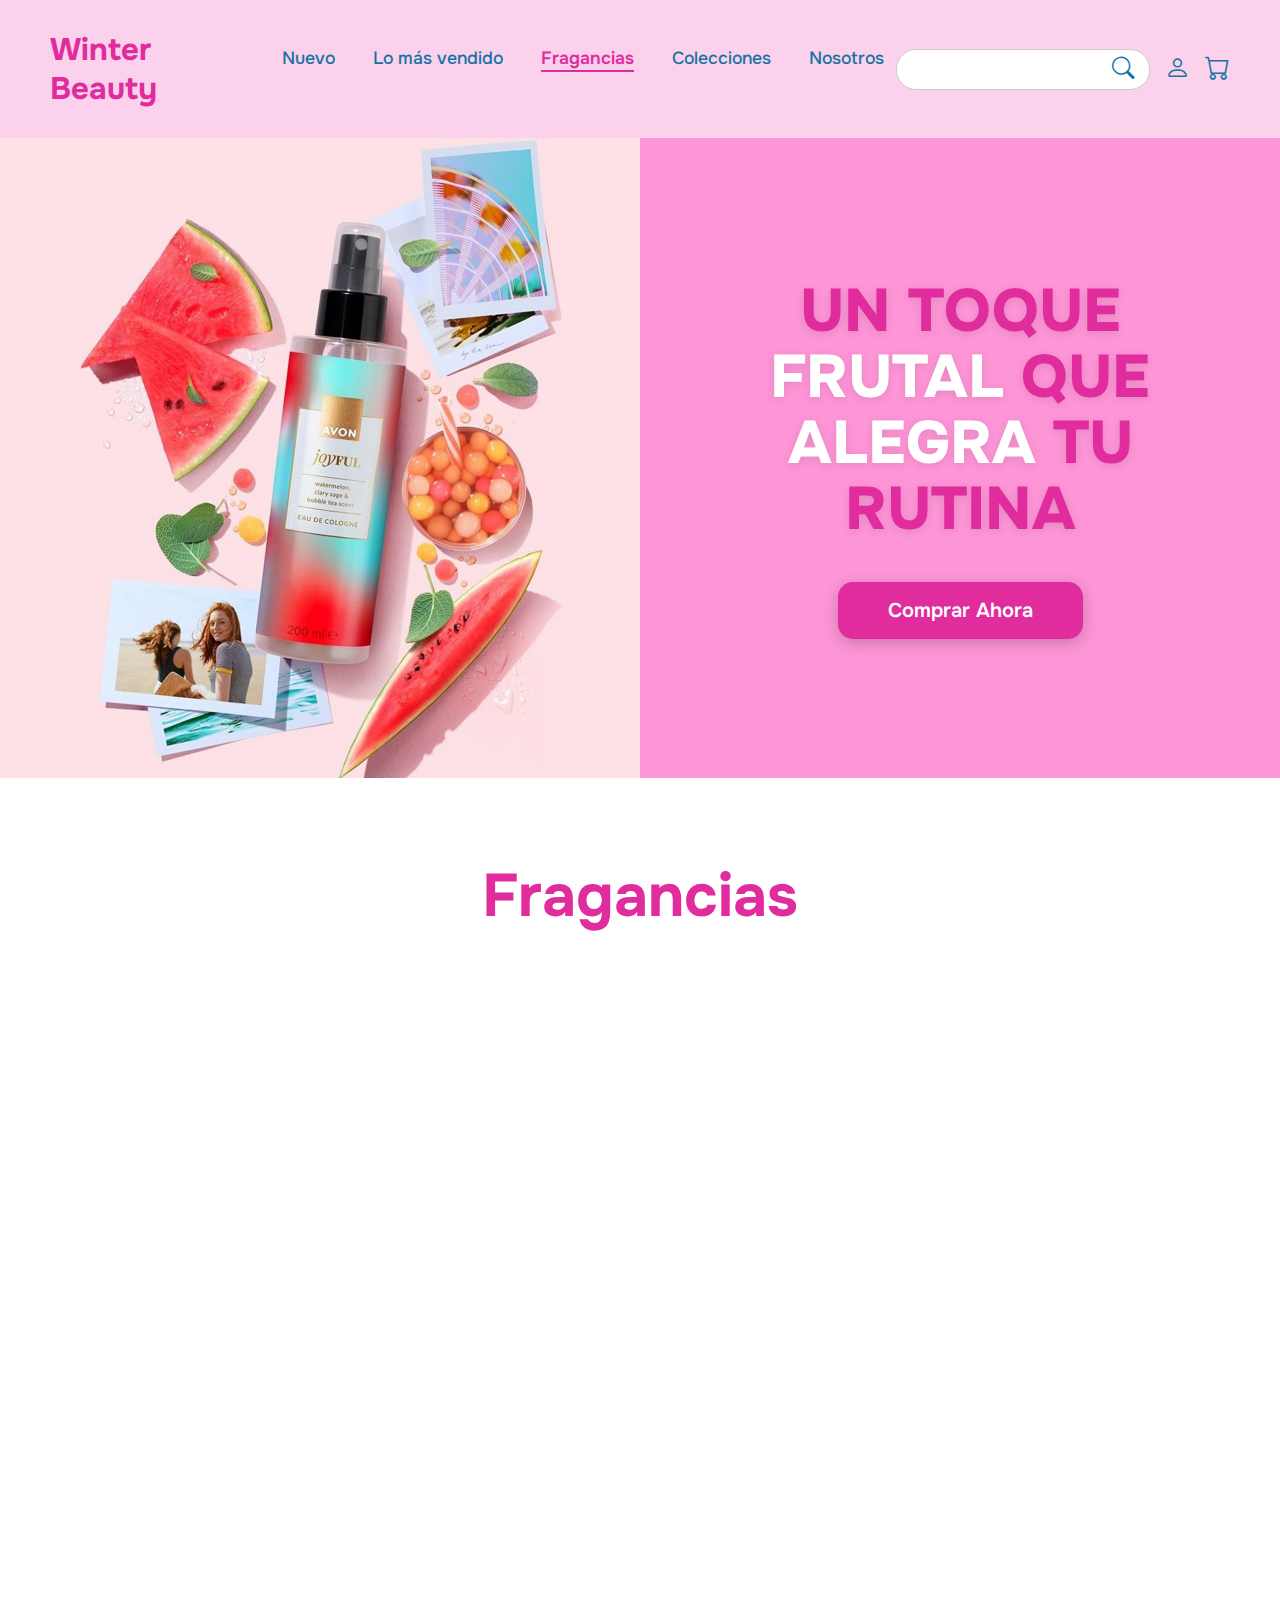
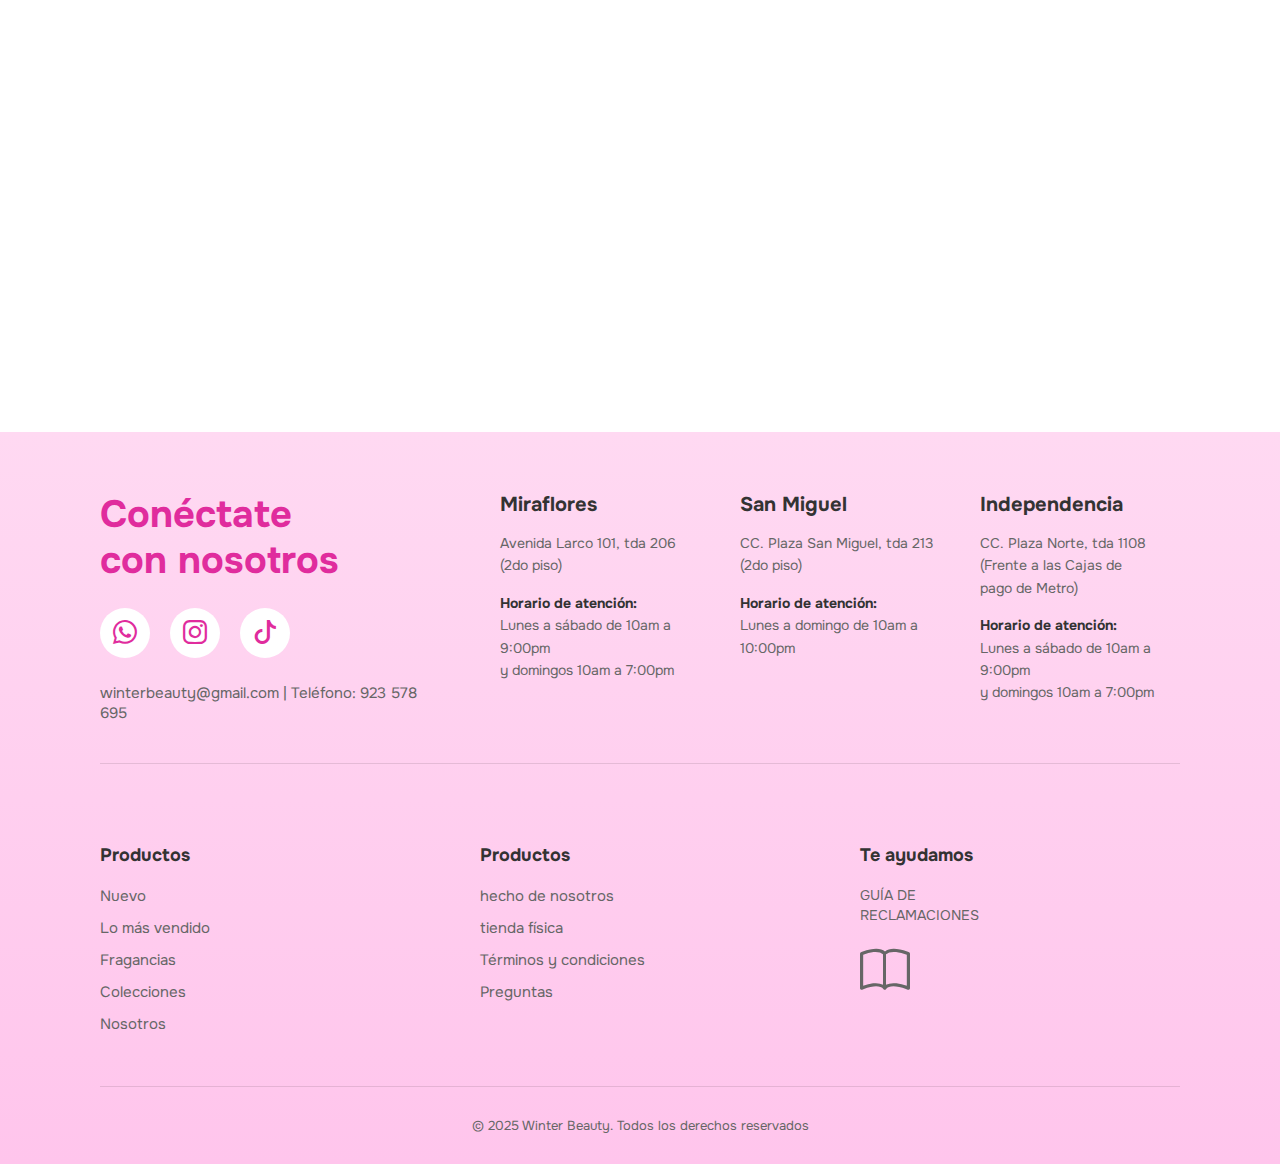
<file: fragancias.html>
<!DOCTYPE html>
<html lang="es">
<head>
    <meta charset="UTF-8">
    <meta name="viewport" content="width=device-width, initial-scale=1.0">
    <title>Winter Beauty - Lo Más Vendido</title>
    <!--Link para css-->
    <link rel="stylesheet" href="css/style.css">
    <link rel="stylesheet" href="css/fragancias.css">
    <!--Iconos-->
    <link rel="stylesheet" href="https://cdn.jsdelivr.net/npm/bootstrap-icons@1.11.3/font/bootstrap-icons.css">
    <!--Tipografia-->
    <link rel="preconnect" href="https://fonts.googleapis.com">
    <link rel="preconnect" href="https://fonts.gstatic.com" crossorigin>
    <link href="https://fonts.googleapis.com/css2?family=Onest:wght@100..900&display=swap" rel="stylesheet">
</head>
<body>
    <!-- Encabezado -->
    <header class="navbar">
        <div class="logo" onclick="window.location.href='index.html'">Winter Beauty</div>

        <nav class="nav-links">
            <a href="nuevo.html">Nuevo</a>
            <a href="mas-vendido.html">Lo más vendido</a>
            <a href="fragancias.html" class="active">Fragancias</a>
            <a href="colecciones.html">Colecciones</a>
            <a href="nosotros.html">Nosotros</a>
        </nav>

        <div class="nav-icons">
            <div class="search-box">
                <input type="text" placeholder="">
                <i class="bi bi-search"></i>
            </div>
            <a href="#"><i class="bi bi-person"></i></a>
            <a href="#"><i class="bi bi-cart"></i></a>
        </div>
    </header>

    <!-- Banner Hero -->
    <section class="hero-vendido">
        <div class="hero-content">
            <div class="hero-left">
                <img src="recursos/fragancias/banner.jpg" alt="Productos Winter Beauty">
            </div>
            <div class="hero-right">
                <h1>
                    <span class="texto-brillo">UN TOQUE </span><span class="texto-empieza">FRUTAL </span>
                    <span class="texto-brillo">QUE</span><br><span class="texto-empieza">ALEGRA </span><span class="texto-brillo">TU RUTINA </span>
                </h1>
                <button class="btn-hero">Comprar Ahora</button>
            </div>
        </div>
    </section>

    <!-- Sección Lo Más Vendido -->
    <section class="mas-vendido-productos">
        <h2>Fragancias</h2>

        <div class="productos-grid">
            
            <!-- Producto 1 -->
            <div class="producto-item">
                <div class="producto-img">
                    <img src="recursos/fragancias/producto1.jpg" alt="Romántico Pour Femme">
                </div>
                <h3>Romántico Pour Femme</h3>
                <p class="precio">S/. 89.00</p>
                <div class="stars-rating">
                    <i class="bi bi-star"></i>
                    <i class="bi bi-star"></i>
                    <i class="bi bi-star"></i>
                    <i class="bi bi-star"></i>
                    <i class="bi bi-star"></i>
                </div>
                <button class="btn-add-cart">Añadir al carrito</button>
            </div>

            <!-- Producto 2 -->
            <div class="producto-item">
                <div class="producto-img">
                    <img src="recursos/fragancias/producto2.jpg" alt="Bruma aromática 091">
                </div>
                <h3>Bruma aromática 091</h3>
                <p class="precio">S/. 89.00</p>
                <div class="stars-rating">
                    <i class="bi bi-star"></i>
                    <i class="bi bi-star"></i>
                    <i class="bi bi-star"></i>
                    <i class="bi bi-star"></i>
                    <i class="bi bi-star"></i>
                </div>
                <button class="btn-add-cart">Añadir al carrito</button>
            </div>

            <!-- Producto 3 -->
            <div class="producto-item">
                <div class="producto-img">
                    <img src="recursos/fragancias/producto3.jpg" alt="Black Addiction">
                </div>
                <h3>Black Addiction</h3>
                <p class="precio">S/. 89.00</p>
                <div class="stars-rating">
                    <i class="bi bi-star"></i>
                    <i class="bi bi-star"></i>
                    <i class="bi bi-star"></i>
                    <i class="bi bi-star"></i>
                    <i class="bi bi-star"></i>
                </div>
                <button class="btn-add-cart">Añadir al carrito</button>
            </div>

            <!-- Producto 4 -->
            <div class="producto-item">
                <div class="producto-img">
                    <img src="recursos/fragancias/producto4.jpg" alt="Natural Escape">
                </div>
                <h3>Natural Escape</h3>
                <p class="precio">S/. 89.00</p>
                <div class="stars-rating">
                    <i class="bi bi-star"></i>
                    <i class="bi bi-star"></i>
                    <i class="bi bi-star"></i>
                    <i class="bi bi-star"></i>
                    <i class="bi bi-star"></i>
                </div>
                <button class="btn-add-cart">Añadir al carrito</button>
            </div>

            <!-- Producto 5 -->
            <div class="producto-item">
                <div class="producto-img">
                    <img src="recursos/fragancias/producto5.jpg" alt="Fiesta Flor">
                </div>
                <h3>Fiesta Flor</h3>
                <p class="precio">S/. 89.00</p>
                <div class="stars-rating">
                    <i class="bi bi-star"></i>
                    <i class="bi bi-star"></i>
                    <i class="bi bi-star"></i>
                    <i class="bi bi-star"></i>
                    <i class="bi bi-star"></i>
                </div>
                <button class="btn-add-cart">Añadir al carrito</button>
            </div>

            <!-- Producto 6 -->
            <div class="producto-item">
                <div class="producto-img">
                    <img src="recursos/fragancias/producto6.jpg" alt="Toque Rosa">
                </div>
                <h3>Toque Rosa</h3>
                <p class="precio">S/. 89.00</p>
                <div class="stars-rating">
                    <i class="bi bi-star"></i>
                    <i class="bi bi-star"></i>
                    <i class="bi bi-star"></i>
                    <i class="bi bi-star"></i>
                    <i class="bi bi-star"></i>
                </div>
                <button class="btn-add-cart">Añadir al carrito</button>
            </div>

            <!-- Producto 7 -->
            <div class="producto-item">
                <div class="producto-img">
                    <img src="recursos/fragancias/producto7.jpg" alt="Nube Suave">
                </div>
                <h3>Nube Suave</h3>
                <p class="precio">S/. 89.00</p>
                <div class="stars-rating">
                    <i class="bi bi-star"></i>
                    <i class="bi bi-star"></i>
                    <i class="bi bi-star"></i>
                    <i class="bi bi-star"></i>
                    <i class="bi bi-star"></i>
                </div>
                <button class="btn-add-cart">Añadir al carrito</button>
            </div>

            <!-- Producto 8 -->
            <div class="producto-item">
                <div class="producto-img">
                    <img src="recursos/fragancias/producto8.jpg" alt="Aqua Juicy Pure Pink 01">
                </div>
                <h3>Aqua Juicy Pure Pink 01</h3>
                <p class="precio">S/. 89.00</p>
                <div class="stars-rating">
                    <i class="bi bi-star"></i>
                    <i class="bi bi-star"></i>
                    <i class="bi bi-star"></i>
                    <i class="bi bi-star"></i>
                    <i class="bi bi-star"></i>
                </div>
                <button class="btn-add-cart">Añadir al carrito</button>
            </div>

        </div>
    </section>

    <!-- FOOTER -->
    <footer class="footer">
        <div class="footer-top">
            <!-- Contacto y Redes -->
            <div class="footer-contacto">
                <h3>Conéctate<br>con nosotros</h3>
                <div class="redes-sociales">
                    <a href="#"><i class="bi bi-whatsapp"></i></a>
                    <a href="#"><i class="bi bi-instagram"></i></a>
                    <a href="#"><i class="bi bi-tiktok"></i></a>
                </div>
                <p class="contacto-info">
                    <a href="mailto:winterbeauty@gmail.com">winterbeauty@gmail.com</a> | 
                    Teléfono: 923 578 695
                </p>
            </div>

            <!-- Tiendas -->
            <div class="footer-tiendas">
                <div class="tienda">
                    <h4>Miraflores</h4>
                    <p>Avenida Larco 101, tda 206<br>(2do piso)</p>
                    <p class="horario"><strong>Horario de atención:</strong><br>
                    Lunes a sábado de 10am a 9:00pm<br>
                    y domingos 10am a 7:00pm</p>
                </div>

                <div class="tienda">
                    <h4>San Miguel</h4>
                    <p>CC. Plaza San Miguel, tda 213<br>(2do piso)</p>
                    <p class="horario"><strong>Horario de atención:</strong><br>
                    Lunes a domingo de 10am a 10:00pm</p>
                </div>

                <div class="tienda">
                    <h4>Independencia</h4>
                    <p>CC. Plaza Norte, tda 1108<br>(Frente a las Cajas de<br>pago de Metro)</p>
                    <p class="horario"><strong>Horario de atención:</strong><br>
                    Lunes a sábado de 10am a 9:00pm<br>
                    y domingos 10am a 7:00pm</p>
                </div>
            </div>
        </div>

        <div class="footer-bottom">
            <div class="footer-links">
                <div class="links-column">
                    <h4>Productos</h4>
                    <a href="nuevo.html">Nuevo</a>
                    <a href="mas-vendido.html">Lo más vendido</a>
                    <a href="fragancias.html">Fragancias</a>
                    <a href="colecciones.html">Colecciones</a>
                    <a href="nosotros.html">Nosotros</a>
                </div>

                <div class="links-column">
                    <h4>Productos</h4>
                    <a href="#">hecho de nosotros</a>
                    <a href="#">tienda física</a>
                    <a href="#">Términos y condiciones</a>
                    <a href="#">Preguntas</a>
                </div>

                <div class="links-column ayuda">
                    <h4>Te ayudamos</h4>
                    <p>GUÍA DE<br>RECLAMACIONES</p>
                    <div class="libro-icono">
                        <i class="bi bi-book"></i>
                    </div>
                </div>
            </div>

            <div class="footer-copyright">
                <p>© 2025 Winter Beauty. Todos los derechos reservados</p>
            </div>
        </div>
    </footer>

    <script src="js/mas-vendido.js"></script>
    
</body>
</html>
</file>
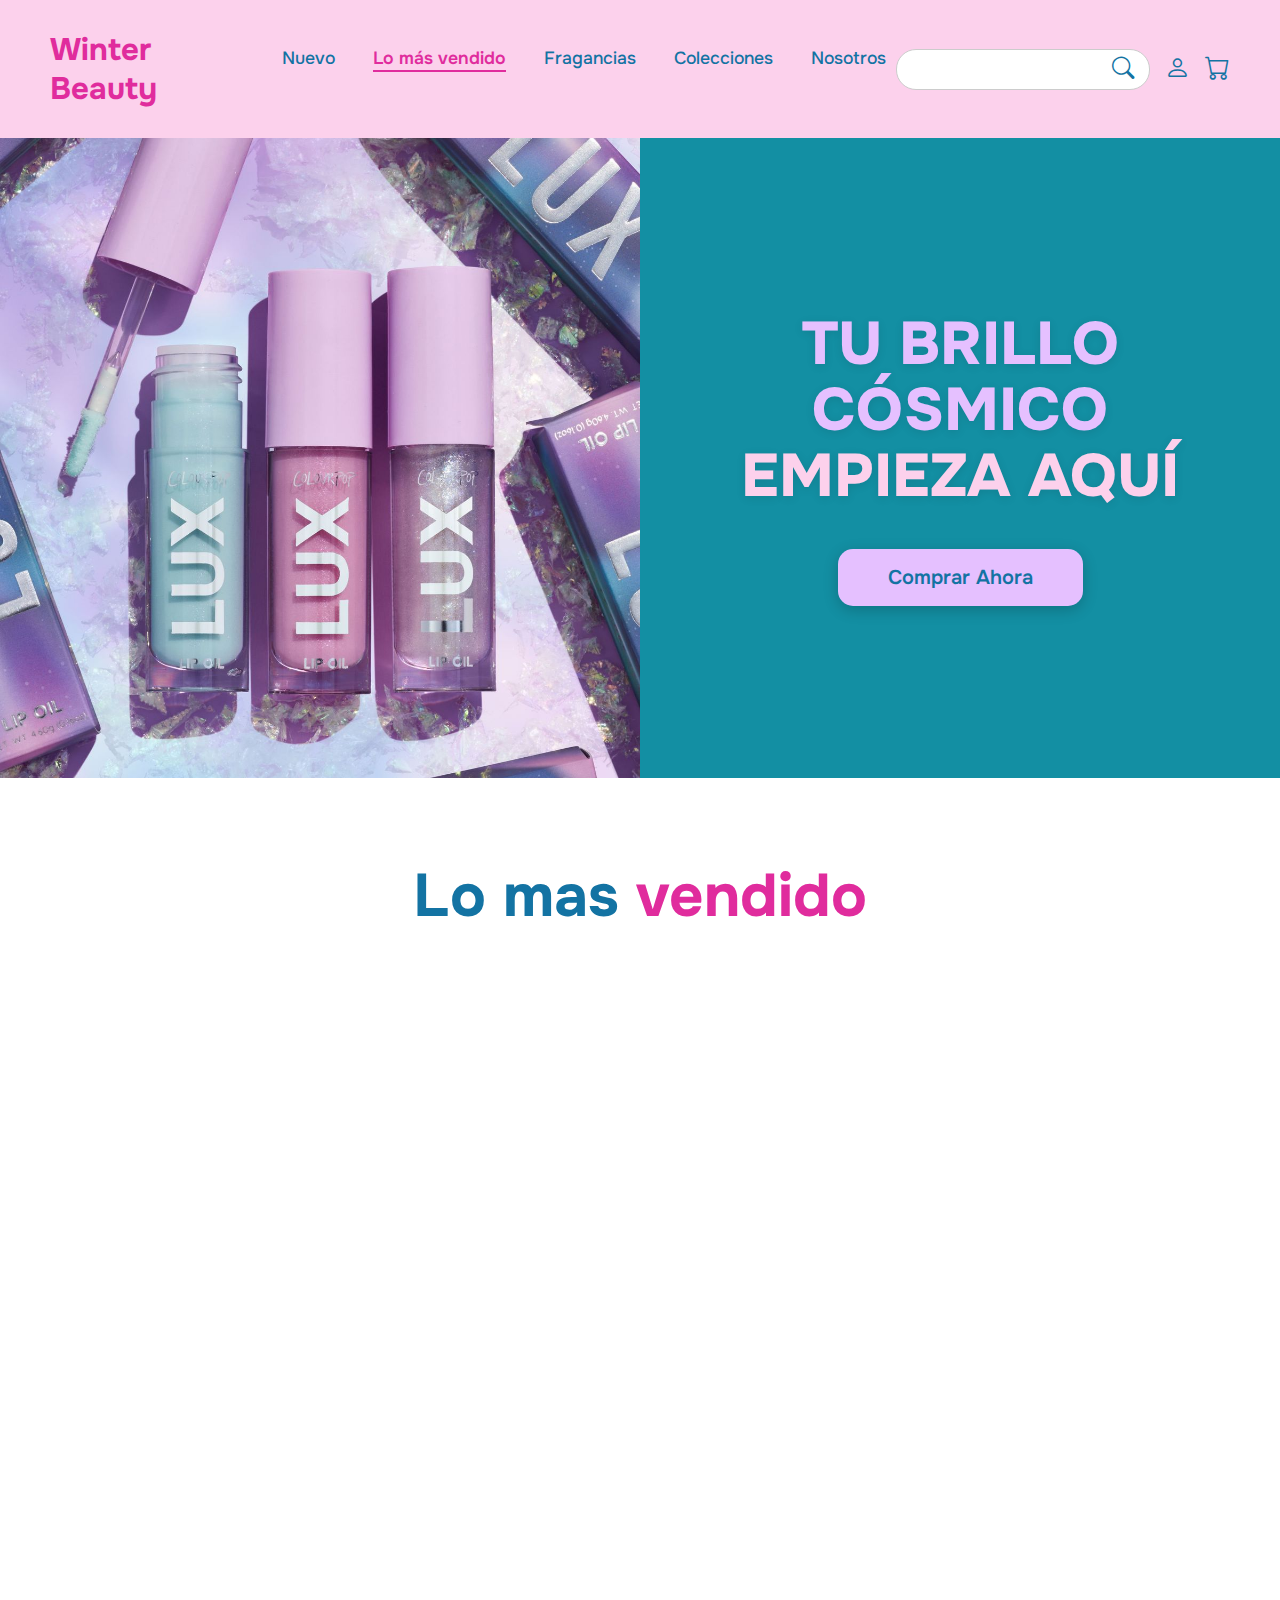
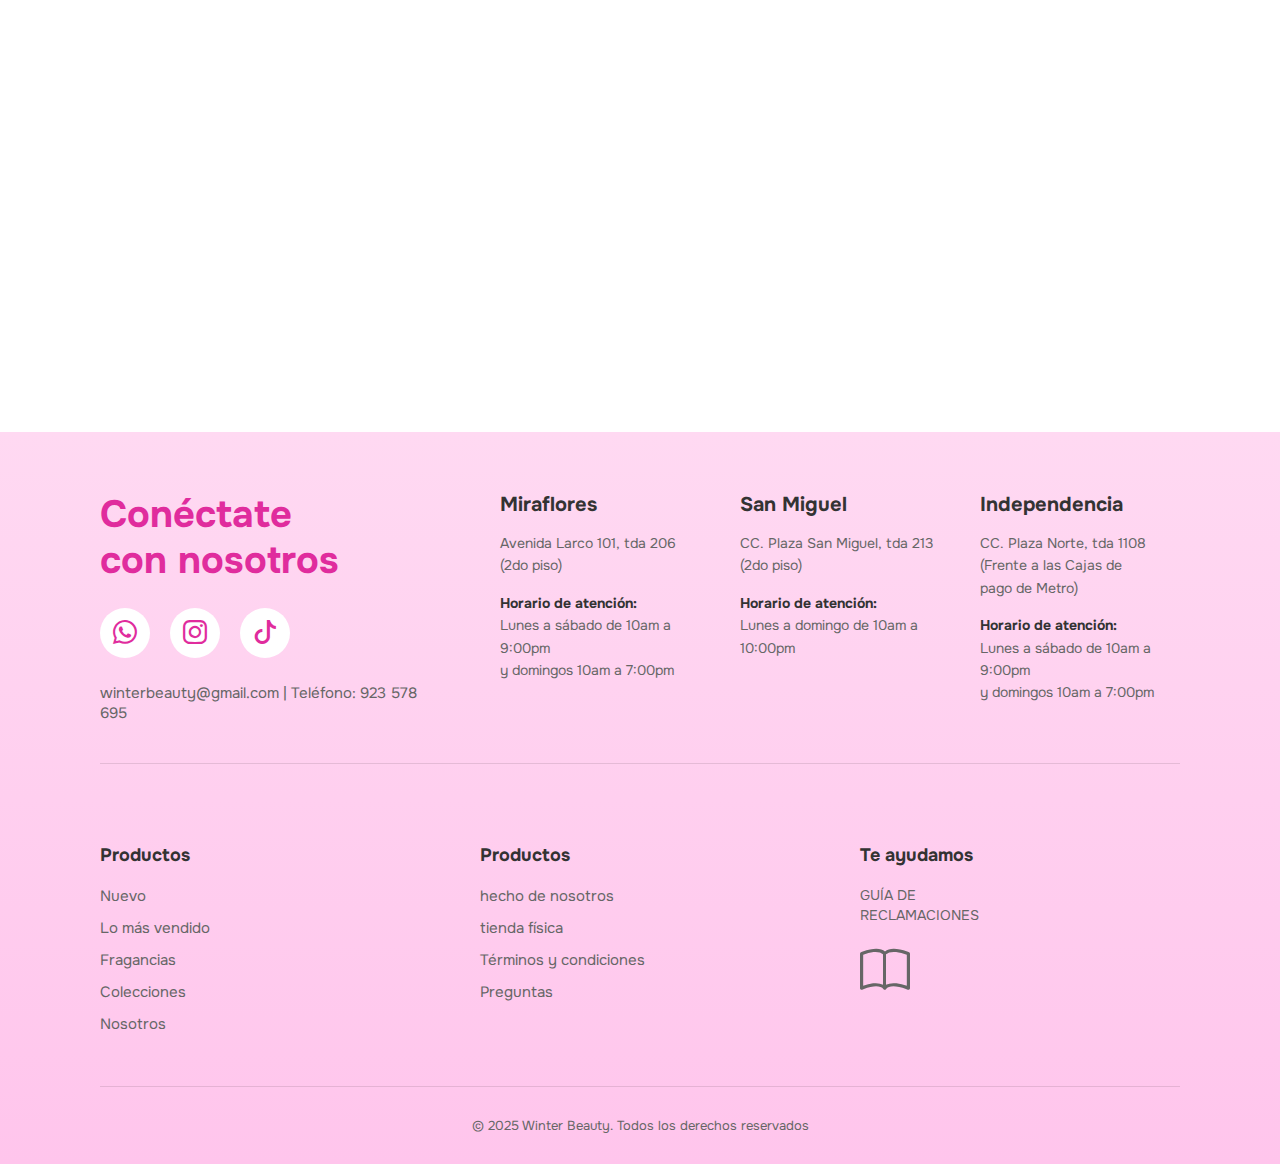
<file: mas-vendido.html>
<!DOCTYPE html>
<html lang="es">
<head>
    <meta charset="UTF-8">
    <meta name="viewport" content="width=device-width, initial-scale=1.0">
    <title>Winter Beauty - Lo Más Vendido</title>
    <!--Link para css-->
    <link rel="stylesheet" href="css/style.css">
    <link rel="stylesheet" href="css/mas-vendido.css">
    <!--Iconos-->
    <link rel="stylesheet" href="https://cdn.jsdelivr.net/npm/bootstrap-icons@1.11.3/font/bootstrap-icons.css">
    <!--Tipografia-->
    <link rel="preconnect" href="https://fonts.googleapis.com">
    <link rel="preconnect" href="https://fonts.gstatic.com" crossorigin>
    <link href="https://fonts.googleapis.com/css2?family=Onest:wght@100..900&display=swap" rel="stylesheet">
</head>
<body>
    <!-- Encabezado -->
    <header class="navbar">
        <div class="logo" onclick="window.location.href='index.html'">Winter Beauty</div>

        <nav class="nav-links">
            <a href="nuevo.html">Nuevo</a>
            <a href="mas-vendido.html" class="active">Lo más vendido</a>
            <a href="fragancias.html">Fragancias</a>
            <a href="colecciones.html">Colecciones</a>
            <a href="nosotros.html">Nosotros</a>
        </nav>

        <div class="nav-icons">
            <div class="search-box">
                <input type="text" placeholder="">
                <i class="bi bi-search"></i>
            </div>
            <a href="#"><i class="bi bi-person"></i></a>
            <a href="#"><i class="bi bi-cart"></i></a>
        </div>
    </header>

    <!-- Banner Hero -->
    <section class="hero-vendido">
        <div class="hero-content">
            <div class="hero-left">
                <img src="recursos/mas_vendido/banner.jpg" alt="Productos Winter Beauty">
            </div>
            <div class="hero-right">
                <h1><span class="texto-brillo">TU BRILLO CÓSMICO<br><span class="texto-empieza">EMPIEZA AQUÍ</span></h1>
                <button class="btn-hero">Comprar Ahora</button>
            </div>
        </div>
    </section>

    <!-- Sección Lo Más Vendido -->
    <section class="mas-vendido-productos">
        <h2>Lo mas <span>vendido</span></h2>

        <div class="productos-grid">
            
            <!-- Producto 1 -->
            <div class="producto-item">
                <div class="producto-img">
                    <img src="recursos/mas_vendido/producto1.jpg" alt="NOWEAR LIPSTICK BALMING GLOW">
                </div>
                <h3>NOWEAR LIPSTICK BALMING GLOW</h3>
                <p class="precio">S/. 89.00</p>
                <div class="stars-rating">
                    <i class="bi bi-star"></i>
                    <i class="bi bi-star"></i>
                    <i class="bi bi-star"></i>
                    <i class="bi bi-star"></i>
                    <i class="bi bi-star"></i>
                </div>
                <button class="btn-add-cart">Añadir al carrito</button>
            </div>

            <!-- Producto 2 -->
            <div class="producto-item">
                <div class="producto-img">
                    <img src="recursos/mas_vendido/producto2.jpg" alt="GEL PARA CEJAS SET ME UP">
                </div>
                <h3>GEL PARA CEJAS SET ME UP</h3>
                <p class="precio">S/. 89.00</p>
                <div class="stars-rating">
                    <i class="bi bi-star"></i>
                    <i class="bi bi-star"></i>
                    <i class="bi bi-star"></i>
                    <i class="bi bi-star"></i>
                    <i class="bi bi-star"></i>
                </div>
                <button class="btn-add-cart">Añadir al carrito</button>
            </div>

            <!-- Producto 3 -->
            <div class="producto-item">
                <div class="producto-img">
                    <img src="recursos/mas_vendido/producto3.jpg" alt="PREBASE HIDRATANTE GOOD PREP">
                </div>
                <h3>PREBASE HIDRATANTE GOOD PREP</h3>
                <p class="precio">S/. 89.00</p>
                <div class="stars-rating">
                    <i class="bi bi-star"></i>
                    <i class="bi bi-star"></i>
                    <i class="bi bi-star"></i>
                    <i class="bi bi-star"></i>
                    <i class="bi bi-star"></i>
                </div>
                <button class="btn-add-cart">Añadir al carrito</button>
            </div>

            <!-- Producto 4 -->
            <div class="producto-item">
                <div class="producto-img">
                    <img src="recursos/mas_vendido/producto4.jpg" alt="BE VELVET COVER CUSHION SPF 50+ PA">
                </div>
                <h3>BE VELVET COVER CUSHION SPF 50+ PA</h3>
                <p class="precio">S/. 89.00</p>
                <div class="stars-rating">
                    <i class="bi bi-star"></i>
                    <i class="bi bi-star"></i>
                    <i class="bi bi-star"></i>
                    <i class="bi bi-star"></i>
                    <i class="bi bi-star"></i>
                </div>
                <button class="btn-add-cart">Añadir al carrito</button>
            </div>

            <!-- Producto 5 -->
            <div class="producto-item">
                <div class="producto-img">
                    <img src="recursos/mas_vendido/producto5.jpg" alt="PALETA DE BAYAS">
                </div>
                <h3>PALETA DE BAYAS</h3>
                <p class="precio">S/. 89.00</p>
                <div class="stars-rating">
                    <i class="bi bi-star"></i>
                    <i class="bi bi-star"></i>
                    <i class="bi bi-star"></i>
                    <i class="bi bi-star"></i>
                    <i class="bi bi-star"></i>
                </div>
                <button class="btn-add-cart">Añadir al carrito</button>
            </div>

            <!-- Producto 6 -->
            <div class="producto-item">
                <div class="producto-img">
                    <img src="recursos/mas_vendido/producto6.jpg" alt="RUBOR LIQUIDO COLOR BLOOM">
                </div>
                <h3>RUBOR LIQUIDO COLOR BLOOM</h3>
                <p class="precio">S/. 89.00</p>
                <div class="stars-rating">
                    <i class="bi bi-star"></i>
                    <i class="bi bi-star"></i>
                    <i class="bi bi-star"></i>
                    <i class="bi bi-star"></i>
                    <i class="bi bi-star"></i>
                </div>
                <button class="btn-add-cart">Añadir al carrito</button>
            </div>

            <!-- Producto 7 -->
            <div class="producto-item">
                <div class="producto-img">
                    <img src="recursos/mas_vendido/producto7.jpg" alt="SPRAY FIJADOR MATTE FRESCO">
                </div>
                <h3>SPRAY FIJADOR MATTE FRESCO</h3>
                <p class="precio">S/. 89.00</p>
                <div class="stars-rating">
                    <i class="bi bi-star"></i>
                    <i class="bi bi-star"></i>
                    <i class="bi bi-star"></i>
                    <i class="bi bi-star"></i>
                    <i class="bi bi-star"></i>
                </div>
                <button class="btn-add-cart">Añadir al carrito</button>
            </div>

            <!-- Producto 8 -->
            <div class="producto-item">
                <div class="producto-img">
                    <img src="recursos/mas_vendido/producto8.jpg" alt="DELINEADOR DE OJOS">
                </div>
                <h3>DELINEADOR DE OJOS</h3>
                <p class="precio">S/. 89.00</p>
                <div class="stars-rating">
                    <i class="bi bi-star"></i>
                    <i class="bi bi-star"></i>
                    <i class="bi bi-star"></i>
                    <i class="bi bi-star"></i>
                    <i class="bi bi-star"></i>
                </div>
                <button class="btn-add-cart">Añadir al carrito</button>
            </div>

        </div>
    </section>

    <!-- FOOTER -->
    <footer class="footer">
        <div class="footer-top">
            <!-- Contacto y Redes -->
            <div class="footer-contacto">
                <h3>Conéctate<br>con nosotros</h3>
                <div class="redes-sociales">
                    <a href="#"><i class="bi bi-whatsapp"></i></a>
                    <a href="#"><i class="bi bi-instagram"></i></a>
                    <a href="#"><i class="bi bi-tiktok"></i></a>
                </div>
                <p class="contacto-info">
                    <a href="mailto:winterbeauty@gmail.com">winterbeauty@gmail.com</a> | 
                    Teléfono: 923 578 695
                </p>
            </div>

            <!-- Tiendas -->
            <div class="footer-tiendas">
                <div class="tienda">
                    <h4>Miraflores</h4>
                    <p>Avenida Larco 101, tda 206<br>(2do piso)</p>
                    <p class="horario"><strong>Horario de atención:</strong><br>
                    Lunes a sábado de 10am a 9:00pm<br>
                    y domingos 10am a 7:00pm</p>
                </div>

                <div class="tienda">
                    <h4>San Miguel</h4>
                    <p>CC. Plaza San Miguel, tda 213<br>(2do piso)</p>
                    <p class="horario"><strong>Horario de atención:</strong><br>
                    Lunes a domingo de 10am a 10:00pm</p>
                </div>

                <div class="tienda">
                    <h4>Independencia</h4>
                    <p>CC. Plaza Norte, tda 1108<br>(Frente a las Cajas de<br>pago de Metro)</p>
                    <p class="horario"><strong>Horario de atención:</strong><br>
                    Lunes a sábado de 10am a 9:00pm<br>
                    y domingos 10am a 7:00pm</p>
                </div>
            </div>
        </div>

        <div class="footer-bottom">
            <div class="footer-links">
                <div class="links-column">
                    <h4>Productos</h4>
                    <a href="nuevo.html">Nuevo</a>
                    <a href="mas-vendido.html">Lo más vendido</a>
                    <a href="fragancias.html">Fragancias</a>
                    <a href="colecciones.html">Colecciones</a>
                    <a href="nosotros.html">Nosotros</a>
                </div>

                <div class="links-column">
                    <h4>Productos</h4>
                    <a href="#">hecho de nosotros</a>
                    <a href="#">tienda física</a>
                    <a href="#">Términos y condiciones</a>
                    <a href="#">Preguntas</a>
                </div>

                <div class="links-column ayuda">
                    <h4>Te ayudamos</h4>
                    <p>GUÍA DE<br>RECLAMACIONES</p>
                    <div class="libro-icono">
                        <i class="bi bi-book"></i>
                    </div>
                </div>
            </div>

            <div class="footer-copyright">
                <p>© 2025 Winter Beauty. Todos los derechos reservados</p>
            </div>
        </div>
    </footer>

    <script src="js/mas-vendido.js"></script>
    
</body>
</html>
</file>
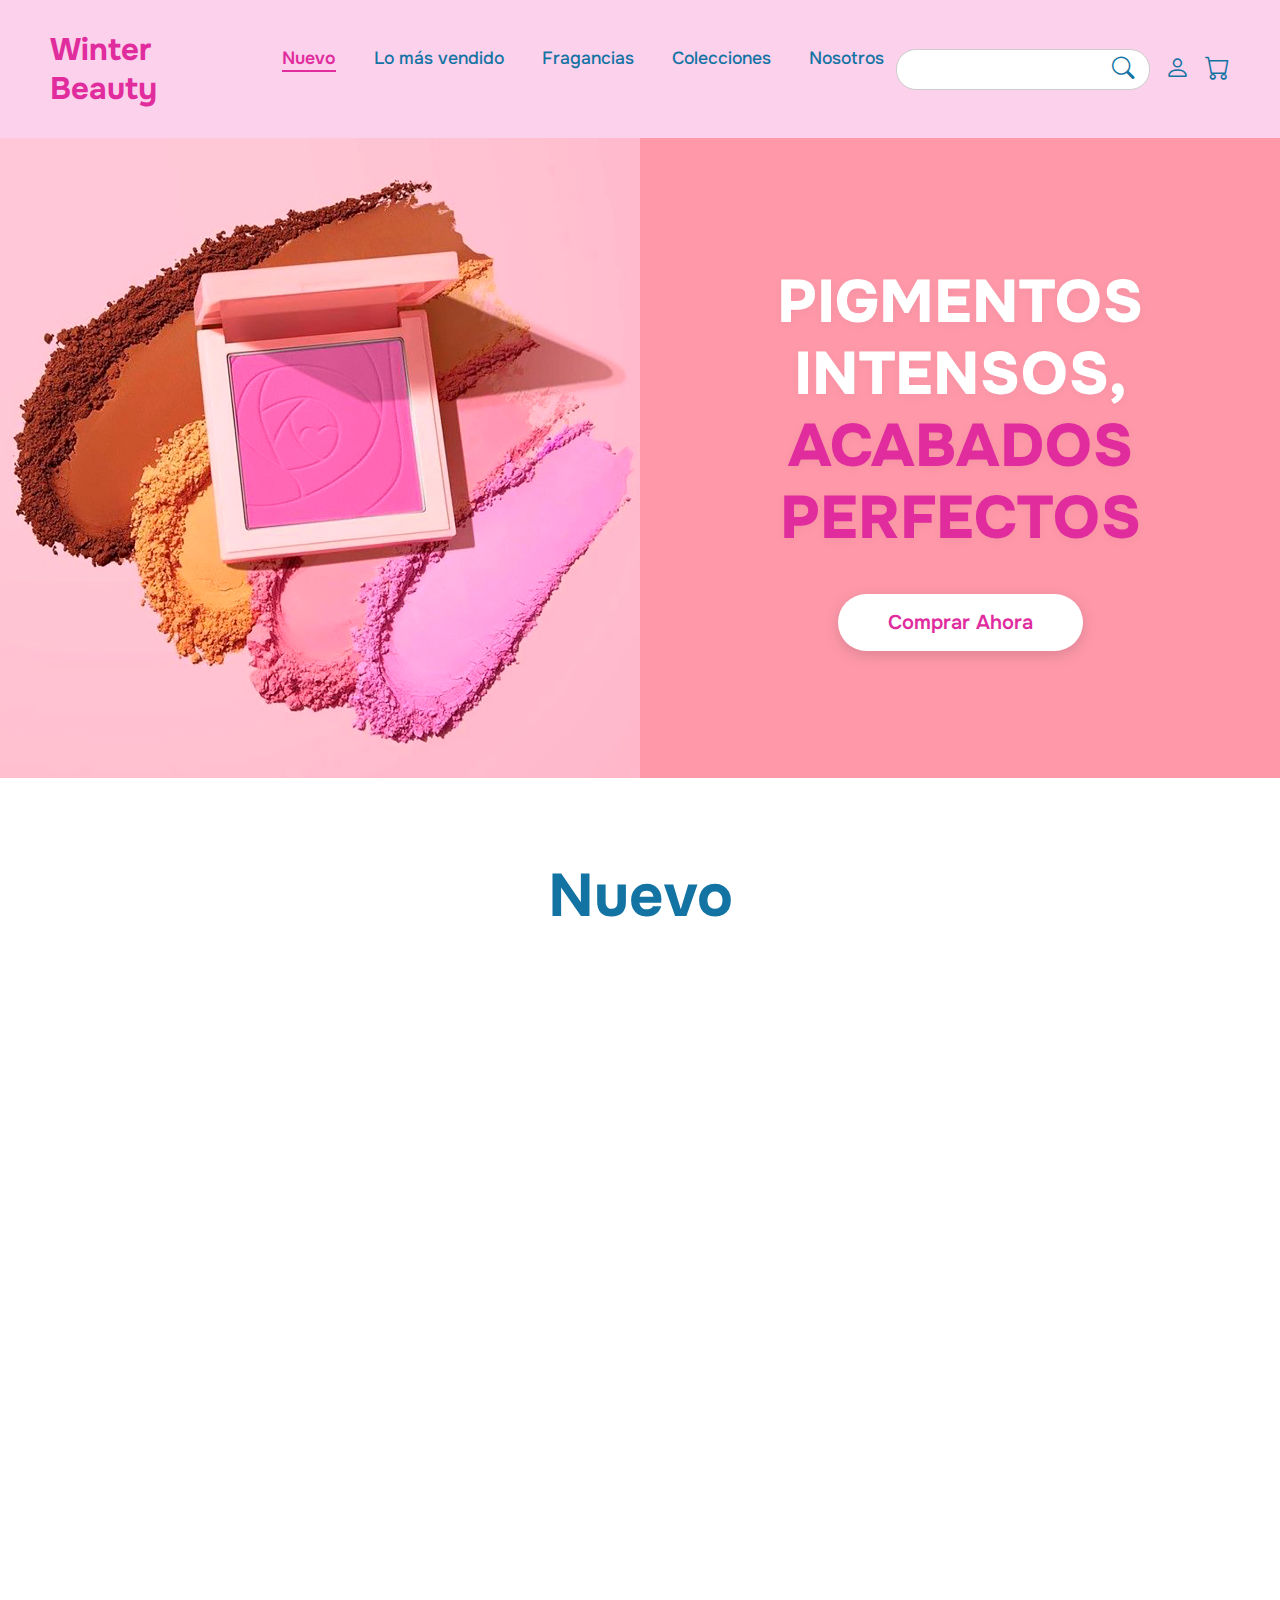
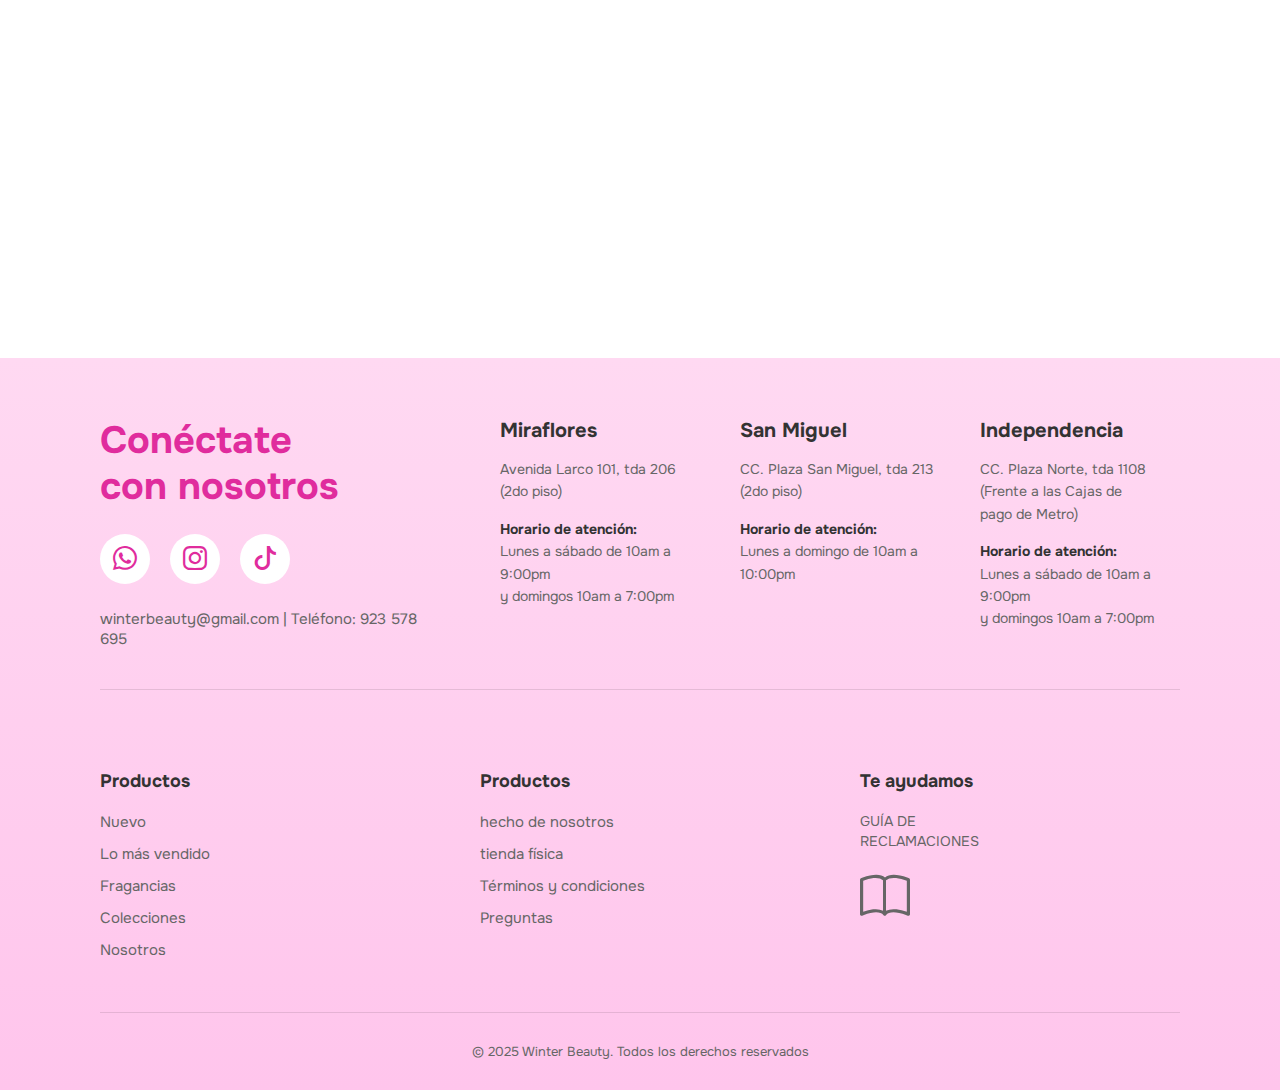
<file: nuevo.html>
<!DOCTYPE html>
<html lang="es">
<head>
    <meta charset="UTF-8">
    <meta name="viewport" content="width=device-width, initial-scale=1.0">
    <title>Winter Beauty - Nuevo</title>
    <!--Link para css-->
    <link rel="stylesheet" href="css/style.css">
    <link rel="stylesheet" href="css/nuevo.css">
    <!--Iconos-->
    <link rel="stylesheet" href="https://cdn.jsdelivr.net/npm/bootstrap-icons@1.11.3/font/bootstrap-icons.css">
    <!--Tipografia-->
    <link rel="preconnect" href="https://fonts.googleapis.com">
    <link rel="preconnect" href="https://fonts.gstatic.com" crossorigin>
    <link href="https://fonts.googleapis.com/css2?family=Onest:wght@100..900&display=swap" rel="stylesheet">
</head>
<body>
    <!-- Encabezado -->
    <header class="navbar">
        <div class="logo" onclick="window.location.href='index.html'" style="cursor: pointer;">
            Winter Beauty
        </div>

        <nav class="nav-links">
            <a href="nuevo.html" class="active">Nuevo</a>
            <a href="mas-vendido.html">Lo más vendido</a>
            <a href="fragancias.html">Fragancias</a>
            <a href="colecciones.html">Colecciones</a>
            <a href="nosotros.html">Nosotros</a>
        </nav>

        <div class="nav-icons">
            <div class="search-box">
                <input type="text" placeholder="">
                <i class="bi bi-search"></i>
            </div>
            <a href="#"><i class="bi bi-person"></i></a>
            <a href="#"><i class="bi bi-cart"></i></a>
        </div>
    </header>

    <!-- Banner Hero -->
    <section class="hero-nuevo">
        <div class="hero-content-nuevo">
            <div class="hero-left-nuevo">
                <img src="recursos/nuevo/banner.jpg" alt="Productos Nuevos">
            </div>
            <div class="hero-right-nuevo">
                <h1><span class="texto-pigmentos">PIGMENTOS INTENSOS,</span><br><span class="texto-acabados">ACABADOS PERFECTOS</span></h1>
                <button class="btn-hero-nuevo">Comprar Ahora</button>
            </div>
        </div>
    </section>

    <!-- Sección Productos Nuevos -->
    <section class="nuevos-productos">
        <h2>Nuevo</h2>

        <div class="productos-grid-nuevo">
            
            <!-- Producto 1 -->
            <div class="producto-nuevo-item">
                <div class="tag-nuevo">Nuevo</div>
                <div class="producto-nuevo-img">
                    <img src="recursos/productos_nuevos/producto1.jpg" alt="Lápiz para difuminar poros">
                </div>
                <h3>Lápiz para difuminar poros</h3>
                <p class="precio-nuevo">S/. 89.00</p>
                <button class="btn-add-nuevo">Añadir al carrito</button>
            </div>

            <!-- Producto 2 -->
            <div class="producto-nuevo-item">
                <div class="tag-nuevo">Nuevo</div>
                <div class="producto-nuevo-img">
                    <img src="recursos/productos_nuevos/producto2.jpg" alt="Prebase hidratante Good Grip">
                </div>
                <h3>Prebase hidratante Good Grip</h3>
                <p class="precio-nuevo">S/. 89.00</p>
                <button class="btn-add-nuevo">Añadir al carrito</button>
            </div>

            <!-- Producto 3 -->
            <div class="producto-nuevo-item">
                <div class="tag-nuevo">Nuevo</div>
                <div class="producto-nuevo-img">
                    <img src="recursos/productos_nuevos/producto3.jpg" alt="Spray fijador Lock'd">
                </div>
                <h3>Spray fijador Lock'd</h3>
                <p class="precio-nuevo">S/. 89.00</p>
                <button class="btn-add-nuevo">Añadir al carrito</button>
            </div>

            <!-- Producto 4 -->
            <div class="producto-nuevo-item">
                <div class="tag-nuevo">Nuevo</div>
                <div class="producto-nuevo-img">
                    <img src="recursos/productos_nuevos/producto4.jpg" alt="Camera On Suavizante">
                </div>
                <h3>Camera On Suavizante</h3>
                <p class="precio-nuevo">S/. 89.00</p>
                <button class="btn-add-nuevo">Añadir al carrito</button>
            </div>

            <!-- Producto 5 -->
            <div class="producto-nuevo-item">
                <div class="tag-nuevo">Nuevo</div>
                <div class="producto-nuevo-img">
                    <img src="recursos/productos_nuevos/producto5.jpg" alt="Buttery Bliss Colorete en barra">
                </div>
                <h3>Buttery Bliss Colorete en barra</h3>
                <p class="precio-nuevo">S/. 89.00</p>
                <button class="btn-add-nuevo">Añadir al carrito</button>
            </div>

            <!-- Producto 6 -->
            <div class="producto-nuevo-item">
                <div class="tag-nuevo">Nuevo</div>
                <div class="producto-nuevo-img">
                    <img src="recursos/productos_nuevos/producto6.jpg" alt="Dusty Lilac">
                </div>
                <h3>Dusty Lilac</h3>
                <p class="precio-nuevo">S/. 89.00</p>
                <button class="btn-add-nuevo">Añadir al carrito</button>
            </div>

            <!-- Producto 7 -->
            <div class="producto-nuevo-item">
                <div class="tag-nuevo">Nuevo</div>
                <div class="producto-nuevo-img">
                    <img src="recursos/productos_nuevos/producto7.jpg" alt="Even Better Prebase">
                </div>
                <h3>Even Better Prebase</h3>
                <p class="precio-nuevo">S/. 89.00</p>
                <button class="btn-add-nuevo">Añadir al carrito</button>
            </div>

            <!-- Producto 8 -->
            <div class="producto-nuevo-item">
                <div class="tag-nuevo">Nuevo</div>
                <div class="producto-nuevo-img">
                    <img src="recursos/productos_nuevos/producto8.jpg" alt="Lashlighter Mega Boost">
                </div>
                <h3>Lashlighter Mega Boost</h3>
                <p class="precio-nuevo">S/. 89.00</p>
                <button class="btn-add-nuevo">Añadir al carrito</button>
            </div>

        </div>
    </section>

    <!-- FOOTER -->
    <footer class="footer">
        <div class="footer-top">
            <div class="footer-contacto">
                <h3>Conéctate<br>con nosotros</h3>
                <div class="redes-sociales">
                    <a href="#"><i class="bi bi-whatsapp"></i></a>
                    <a href="#"><i class="bi bi-instagram"></i></a>
                    <a href="#"><i class="bi bi-tiktok"></i></a>
                </div>
                <p class="contacto-info">
                    <a href="mailto:winterbeauty@gmail.com">winterbeauty@gmail.com</a> | 
                    Teléfono: 923 578 695
                </p>
            </div>

            <div class="footer-tiendas">
                <div class="tienda">
                    <h4>Miraflores</h4>
                    <p>Avenida Larco 101, tda 206<br>(2do piso)</p>
                    <p class="horario"><strong>Horario de atención:</strong><br>
                    Lunes a sábado de 10am a 9:00pm<br>
                    y domingos 10am a 7:00pm</p>
                </div>

                <div class="tienda">
                    <h4>San Miguel</h4>
                    <p>CC. Plaza San Miguel, tda 213<br>(2do piso)</p>
                    <p class="horario"><strong>Horario de atención:</strong><br>
                    Lunes a domingo de 10am a 10:00pm</p>
                </div>

                <div class="tienda">
                    <h4>Independencia</h4>
                    <p>CC. Plaza Norte, tda 1108<br>(Frente a las Cajas de<br>pago de Metro)</p>
                    <p class="horario"><strong>Horario de atención:</strong><br>
                    Lunes a sábado de 10am a 9:00pm<br>
                    y domingos 10am a 7:00pm</p>
                </div>
            </div>
        </div>

        <div class="footer-bottom">
            <div class="footer-links">
                <div class="links-column">
                    <h4>Productos</h4>
                    <a href="nuevo.html">Nuevo</a>
                    <a href="mas-vendido.html">Lo más vendido</a>
                    <a href="fragancias.html">Fragancias</a>
                    <a href="colecciones.html">Colecciones</a>
                    <a href="nosotros.html">Nosotros</a>
                </div>

                <div class="links-column">
                    <h4>Productos</h4>
                    <a href="#">hecho de nosotros</a>
                    <a href="#">tienda física</a>
                    <a href="#">Términos y condiciones</a>
                    <a href="#">Preguntas</a>
                </div>

                <div class="links-column ayuda">
                    <h4>Te ayudamos</h4>
                    <p>GUÍA DE<br>RECLAMACIONES</p>
                    <div class="libro-icono">
                        <i class="bi bi-book"></i>
                    </div>
                </div>
            </div>

            <div class="footer-copyright">
                <p>© 2025 Winter Beauty. Todos los derechos reservados</p>
            </div>
        </div>
    </footer>

    <script src="js/nuevo.js"></script>
    
</body>
</html>
</file>
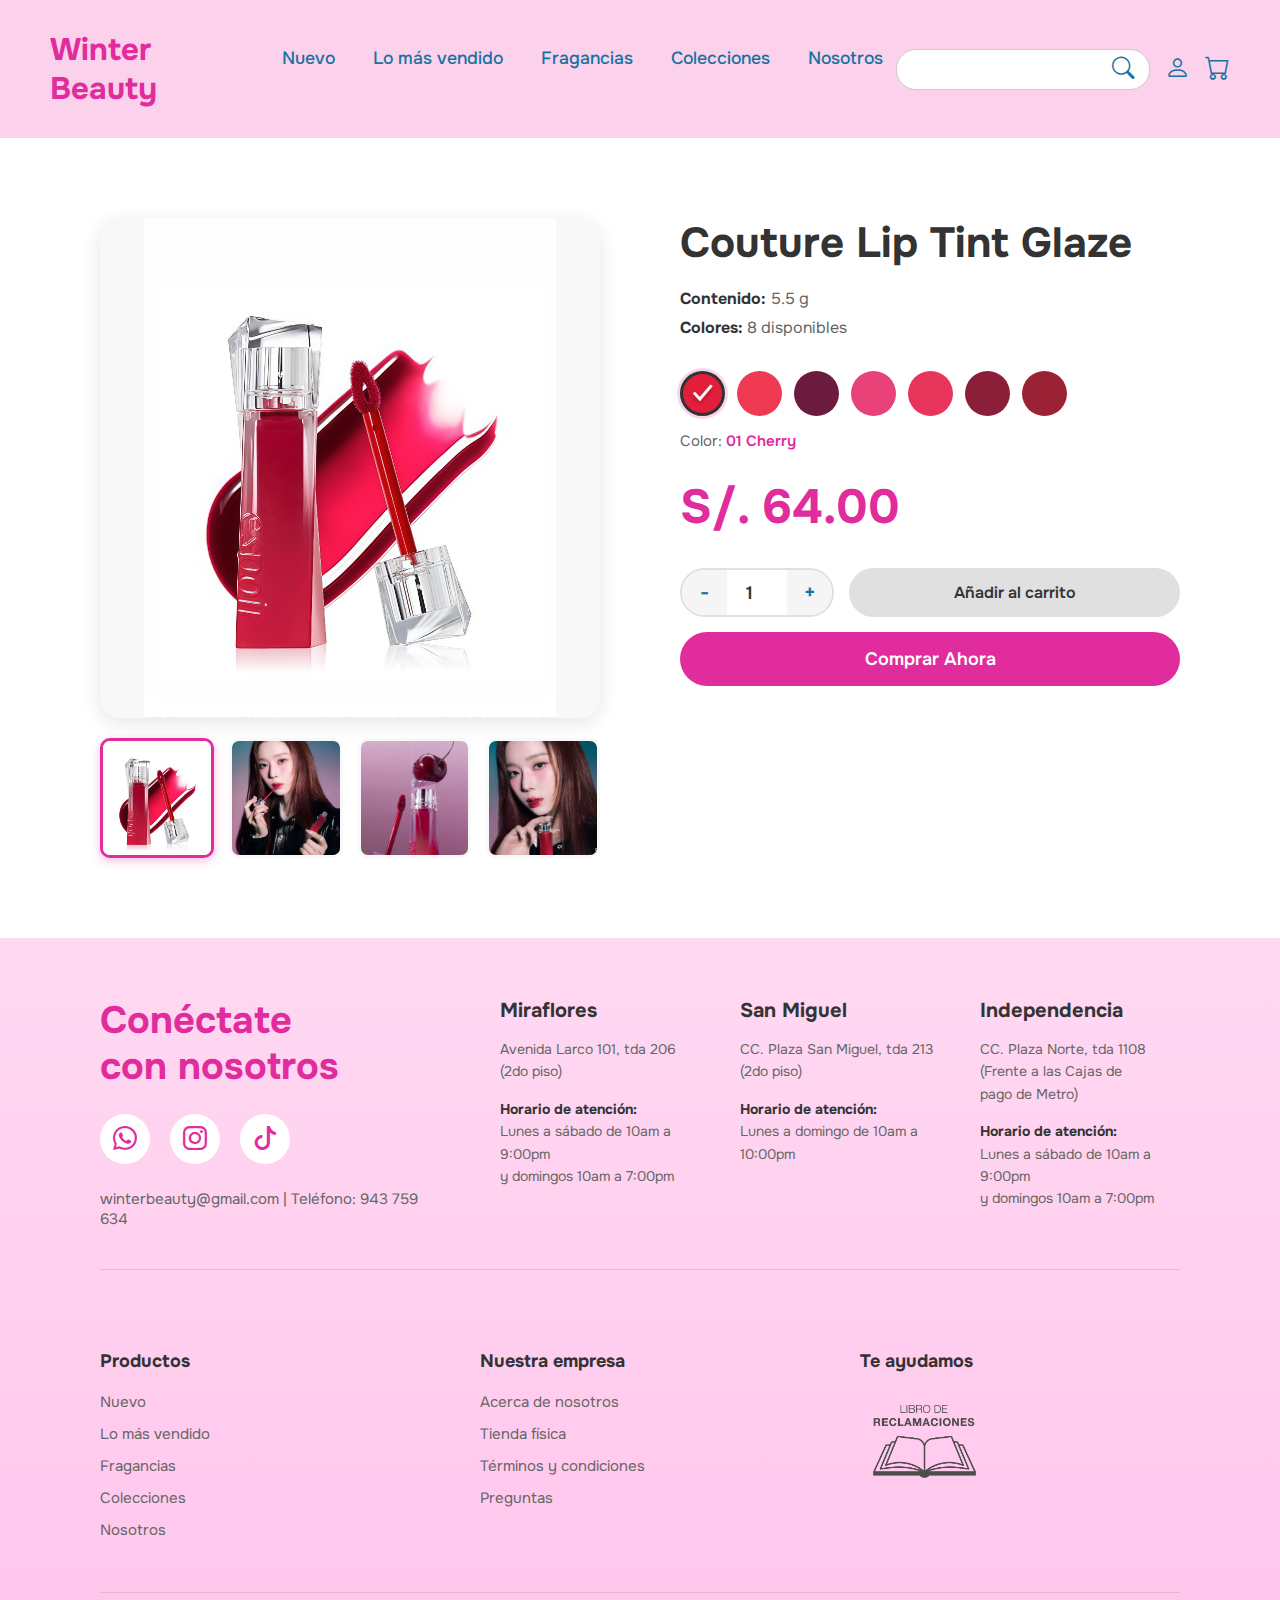
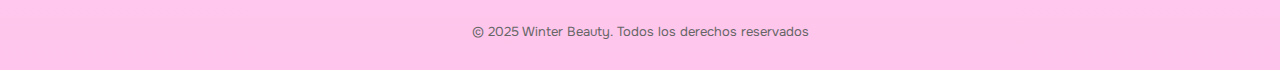
<file: producto1.html>
<!DOCTYPE html>
<html lang="es">
<head>
    <meta charset="UTF-8">
    <meta name="viewport" content="width=device-width, initial-scale=1.0">
    <title>Couture Lip Tint Glaze - Winter Beauty</title>
    <!--Link para css-->
    <link rel="stylesheet" href="css/producto1.css">
    <!--Iconos-->
    <link rel="stylesheet" href="https://cdn.jsdelivr.net/npm/bootstrap-icons@1.11.3/font/bootstrap-icons.css">
    <!--Tipografia-->
    <link rel="preconnect" href="https://fonts.googleapis.com">
    <link rel="preconnect" href="https://fonts.gstatic.com" crossorigin>
    <link href="https://fonts.googleapis.com/css2?family=Onest:wght@100..900&display=swap" rel="stylesheet">
</head>
<body>
    <!-- Encabezado -->
    <header class="navbar">
        <div class="logo" onclick="window.location.href='index.html'" style="cursor: pointer;">Winter Beauty</div>

        <nav class="nav-links">
            <a href="nuevo.html">Nuevo</a>
            <a href="mas-vendido.html">Lo más vendido</a>
            <a href="fragancias.html">Fragancias</a>
            <a href="#">Colecciones</a>
            <a href="#">Nosotros</a>
        </nav>

        <div class="nav-icons">
            <div class="search-box">
                <input type="text" placeholder="">
                <i class="bi bi-search"></i>
            </div>
            <a href="#"><i class="bi bi-person"></i></a>
            <a href="#"><i class="bi bi-cart"></i></a>
        </div>
    </header>

    <!-- Contenido del Producto -->
    <section class="producto-detalle">
        <div class="producto-container">
            <!-- Galería de imágenes -->
            <div class="producto-galeria">
                <div class="imagen-principal">
                    <img id="imagenPrincipal" src="recursos/productos/producto1-main.jpeg" alt="Couture Lip Tint Glaze">
                </div>
                <div class="imagenes-miniatura">
                    <img src="recursos/productos/producto1-main.jpeg" class="miniatura active" data-imagen="recursos/productos/producto1-main.jpeg" alt="Vista 1">
                    <img src="recursos/productos/producto1-3.jpg" class="miniatura" data-imagen="recursos/productos/producto1-3.jpg" alt="Vista 2">
                    <img src="recursos/productos/producto1-2.jpg" class="miniatura" data-imagen="recursos/productos/producto1-2.jpg" alt="Vista 3">
                    <img src="recursos/productos/producto1-4.jpg" class="miniatura" data-imagen="recursos/productos/producto1-4.jpg" alt="Vista 4">
                </div>
            </div>

            
            <div class="producto-info">
                <h1>Couture Lip Tint Glaze</h1>
                
                <div class="producto-detalles">
                    <p><strong>Contenido:</strong> 5.5 g</p>
                    <p><strong>Colores:</strong> 8 disponibles</p>
                </div>

                <!-- Selector de colores -->
                <div class="selector-colores">
                    <div class="color-opcion" data-color="01 Cherry" style="background-color: #E31E3B;" title="01 Cherry"></div>
                    <div class="color-opcion" data-color="02 Rose" style="background-color: #F03A54;" title="02 Rose"></div>
                    <div class="color-opcion" data-color="03 Berry" style="background-color: #6B1B3D;" title="03 Berry"></div>
                    <div class="color-opcion" data-color="04 Pink" style="background-color: #E94278;" title="04 Pink"></div>
                    <div class="color-opcion" data-color="05 Coral" style="background-color: #E8355B;" title="05 Coral"></div>
                    <div class="color-opcion" data-color="06 Wine" style="background-color: #8B1F3A;" title="06 Wine"></div>
                    <div class="color-opcion" data-color="07 Ruby" style="background-color: #9B2235;" title="07 Ruby"></div>
                </div>
                <p class="color-seleccionado">Color: <span id="colorNombre">01 Cherry</span></p>

                <!-- Precio -->
                <div class="precio">S/. 64.00</div>

                <!-- Cantidad y botones -->
                <div class="producto-acciones">
                    <div class="cantidad-selector">
                        <button class="btn-cantidad" id="btnMenos">-</button>
                        <input type="number" id="cantidad" value="1" min="1" readonly>
                        <button class="btn-cantidad" id="btnMas">+</button>
                    </div>
                    <button class="btn-añadir-carrito">Añadir al carrito</button>
                </div>

                <button class="btn-comprar-ahora">Comprar Ahora</button>

            </div>
        </div>
    </section>


    <!-- FOOTER -->
    <footer class="footer">
        <div class="footer-top">
            <!-- Contacto y Redes -->
            <div class="footer-contacto">
                <h3>Conéctate<br>con nosotros</h3>
                <div class="redes-sociales">
                    <a href="#"><i class="bi bi-whatsapp"></i></a>
                    <a href="#"><i class="bi bi-instagram"></i></a>
                    <a href="#"><i class="bi bi-tiktok"></i></a>
                </div>
                <p class="contacto-info">
                    <a href="mailto:winterbeauty@gmail.com">winterbeauty@gmail.com</a> | 
                    Teléfono: 943 759 634
                </p>
            </div>

            <!-- Tiendas -->
            <div class="footer-tiendas">
                <!-- Miraflores -->
                <div class="tienda">
                    <h4>Miraflores</h4>
                    <p>Avenida Larco 101, tda 206<br>(2do piso)</p>
                    <p class="horario"><strong>Horario de atención:</strong><br>
                    Lunes a sábado de 10am a 9:00pm<br>
                    y domingos 10am a 7:00pm</p>
                </div>

                <!-- San Miguel -->
                <div class="tienda">
                    <h4>San Miguel</h4>
                    <p>CC. Plaza San Miguel, tda 213<br>(2do piso)</p>
                    <p class="horario"><strong>Horario de atención:</strong><br>
                    Lunes a domingo de 10am a 10:00pm</p>
                </div>

                <!-- Independencia -->
                <div class="tienda">
                    <h4>Independencia</h4>
                    <p>CC. Plaza Norte, tda 1108<br>(Frente a las Cajas de<br>pago de Metro)</p>
                    <p class="horario"><strong>Horario de atención:</strong><br>
                    Lunes a sábado de 10am a 9:00pm<br>
                    y domingos 10am a 7:00pm</p>
                </div>
            </div>
        </div>

        <div class="footer-bottom">
            <!-- Enlaces -->
            <div class="footer-links">
                <div class="links-column">
                    <h4>Productos</h4>
                    <a href="#">Nuevo</a>
                    <a href="#">Lo más vendido</a>
                    <a href="#">Fragancias</a>
                    <a href="#">Colecciones</a>
                    <a href="#">Nosotros</a>
                </div>

                <div class="links-column">
                    <h4>Nuestra empresa</h4>
                    <a href="#">Acerca de nosotros</a>
                    <a href="#">Tienda física</a>
                    <a href="#">Términos y condiciones</a>
                    <a href="#">Preguntas</a>
                </div>

                <div class="links-column ayuda">
                    <h4>Te ayudamos</h4>
                    <img class="reclamos" src="recursos/reclamos.png" alt="Libro de reclamaciones">
                </div>
            </div>

            <div class="footer-copyright">
                <p>© 2025 Winter Beauty. Todos los derechos reservados</p>
            </div>
        </div>
    </footer>

    <script src="js/producto1.js"></script>
</body>
</html>
</file>
<file: css/style.css>
:root {
    --color-banner: #FCD1EC;
    --color-text-dark: #333;
    --color-fuente1: #1373A3;
    --color-fuente2: #E02C9D;
}

* {
    box-sizing: border-box;
    margin: 0;
    padding: 0;
    font-family: "Onest", sans-serif;
}
/*Menú*/
.navbar {
    display: flex;
    justify-content: space-between;
    align-items: center;
    padding: 30px 50px;
    background-color: var(--color-banner);
    box-shadow: 0 2px 4px rgba(0, 0, 0, 0.1);
    animation: fadeDown 1s ease;
}
.logo {
  font-weight: 700;
  color: var(--color-fuente2);
  font-size: 31px;
   
}

.logo:hover {
    cursor: pointer;
    transition: all 0.3s ease;
    transform: scale(1.1);
}

.nav-links a {
    color: var(--color-fuente1);
    text-decoration: none;
    margin: 0 17px;
    font-size: 1.1rem;
    font-weight: 500;
    position: relative;
    transition: color 0.3s;
}

.nav-links a::after {
    content: "";
    position: absolute;
    left: 0;
    bottom: -3px;
    width: 0;
    height: 2px;
    background: var(--color-fuente2);
    transition: width 0.3s;
}

.nav-links a:hover {
    color: var(--color-fuente2);
}

.nav-links a:hover::after {
    width: 100%;
}

.nav-icons {
    display: flex;
    align-items: center;
    gap: 15px;
}

.search-box {
    position: relative;
    background-color: #fff;
    border-radius: 20px;
    padding: 5px 15px;
    display: flex;
    align-items: center;
    border: 1px solid #ccc;
}

.search-box input {
    border: none;
    outline: none;
    width: 200px;
    padding-right: 5px;
}

.search-box .bi {
    color: var(--color-fuente1);
    cursor: pointer;
    transition: color 0.3s;
    font-size: 1.4em;
}

.search-box .bi:hover {
    color: var(--color-fuente2);
    transform: scale(1.1);
}

.nav-icons a {
    color: var(--color-fuente1);
    font-size: 1.55em;
    transition: color 0.3s, transform 0.3s;
}

.nav-icons a:hover {
    color: var(--color-fuente2);
    transform: scale(1.1);
}
/*Secction banner estatico*/
.banner {
    position: relative;
    height: 85vh;
    display: flex;
    align-items: center;
    justify-content: flex-end;
    padding: 0 100px;
    color: #EBCEFF;   
    background: url('../recursos/Banner\ tieso.png') center/cover no-repeat;
    
}

.banner-content {
    text-align: right;
    max-width: 600px;
    text-align: center;
    animation: fadeInRight 1.5s ease-in-out;
}

.banner-content h1 {
    font-size: 91px;
    line-height: 1.2;
    margin-bottom: 25px;
    text-shadow: 0 4px 10px rgba(0, 0, 0, 0.5);
    line-height: 90px;
}

.btn-banner {
    background: var(--color-fuente2);
    color: #fff;
    border: none;
    padding: 14px 40px;
    border-radius: 30px;
    font-size: 30px;
    font-weight: 600;
    cursor: pointer;
    transition: all 0.3s ease;
    box-shadow: 0 4px 10px rgba(0, 0, 0, 0.5);
}

.btn-banner:hover {
    transform: scale(1.05);
}

/*Secction productos*/
.productos {
    text-align: center;
    padding: 70px 100px;
}

.productos h2 {
    font-size: 60px;
    color: var(--color-fuente1);
    margin-bottom: 50px;
}

.productos span {
    color: var(--color-fuente2);
}

.grid {
    display: grid;
    grid-template-columns: repeat(auto-fit, minmax(220px, 1fr));
    gap: 40px;
    justify-items: center; 
}


.card {
    background: #fff;
    border-radius: 15px;
    padding: 20px;
    box-shadow: 0 5px 15px rgba(0, 0, 0, 0.1);
    transition: all 0.3s ease;
    position: relative;
    display: flex;
    flex-direction: column;
    justify-content: space-between;
    height: 100%; /* Ensures cards are the same height */
}


.card:hover {
    transform: translateY(-10px);
    box-shadow: 0 10px 20px rgba(0, 0, 0, 0.2);
}

.card img {
    width: 100%; 
    height: auto;
    object-fit: contain;
    margin-bottom: 15px;
}

.card h3 {
    font-size: 20px;
    font-weight: 600;
    margin-bottom: 8px;
}


.card h3, .precio {
  margin-bottom: 10px; 
}
.card .precio {
  font-weight: bold;
  color: var(--color-fuente2);
  font-size: 25px;
}

.card button {
  background: var(--color-fuente2);
  color: white;
  border: none;
  padding: 10px 20px;
  border-radius: 20px;
  cursor: pointer;
  margin-top: auto; 
}
.card button:hover {
    background: #FA4CB9;
}

.tag {
    position: absolute;
    top: 10px;
    left: 10px;
    background: #FA4CB9;
    color: #fff;
    font-size: 18px;
    padding: 3px 20px;
    border-radius: 10px;
}
/* ======= SECCIÓN PROMOCIONAL CON CARRUSEL ======= */
.promo {
  display: flex;
  align-items: center;
  justify-content: space-between;
  
  overflow: hidden;
  background-color: #007da3;
}

.promo-text {
  flex: 1;
  color: #fff;
  height: 100%;
  display: flex;
  flex-direction: column;
  justify-content: center;
  padding-left: 60px;
}

.promo-text p {
  font-size: 100px;
  font-weight: 800;
  margin: 15px 0;
}

.promo-text span {
  color: #fff;
  font-weight: 900;
  margin-right: 15px;
}

/* Cambiar colores de cada línea */
.promo-text p:nth-child(1) { color: #FDF5B0; }
.promo-text p:nth-child(2) { color: #FFC5F4; }
.promo-text p:nth-child(3) { color: #FF9BF1; }

/* Carrusel */
.promo-carousel {
  flex: 1.2;
  position: relative;
  overflow: hidden;
  display: flex;
  align-items: center;
  justify-content: center;
  
}

.slides {
  display: flex;
  transition: transform 1s ease-in-out;
  width: 300%;
  height: 100%;
}

.slides img {
  width: 100%;
  height: 100%;
  object-fit: cover;
}


/* ======= SECCIÓN TODOS NUESTROS PRODUCTOS ======= */
.todos-productos {
    padding: 80px 0;
    background-color: #fff;
    overflow: hidden;
}

.todos-productos h2 {
    font-size: 60px;
    color: var(--color-fuente1);
    text-align: center;
    margin-bottom: 60px;
}

.todos-productos h2 span {
    color: var(--color-fuente2);
}

/* Contenedor del carrusel */
.carrusel-container {
    position: relative;
    max-width: 1400px;
    margin: 0 auto;
    padding: 0 80px;
}

/* Área del carrusel */
.carrusel-productos {
    overflow: hidden;
    padding: 20px 0;
}

.carrusel-track {
    display: flex;
    gap: 25px;
    transition: transform 0.5s ease-in-out;
}

/* Tarjeta de producto en carrusel */
.producto-carrusel {
    min-width: calc(25% - 19px); /* Mostrar 4 productos */
    background: #fff;
    border-radius: 15px;
    padding: 20px;
    box-shadow: 0 5px 15px rgba(0, 0, 0, 0.1);
    transition: all 0.3s ease;
    display: flex;
    flex-direction: column;
    align-items: center;
    text-align: center;
}

.producto-carrusel:hover {
    transform: translateY(-10px);
    box-shadow: 0 10px 25px rgba(0, 0, 0, 0.15);
}

/* Imagen del producto */
.producto-imagen {
    width: 100%;
    height: 200px;
    display: flex;
    align-items: center;
    justify-content: center;
    margin-bottom: 20px;
    background-color: #F8F8F8;
    border-radius: 10px;
    overflow: hidden;
}

.producto-imagen img {
    width: 100%;
    height: 100%;
    object-fit: contain;
    transition: transform 0.3s ease;
}

.producto-carrusel:hover .producto-imagen img {
    transform: scale(1.1);
}

/* Título del producto */
.producto-carrusel h3 {
    font-size: 16px;
    font-weight: 600;
    color: #333;
    margin-bottom: 10px;
    min-height: 40px;
    display: flex;
    align-items: center;
    justify-content: center;
}

/* Precio */
.precio-producto {
    font-size: 24px;
    font-weight: 700;
    color: var(--color-fuente2);
    margin-bottom: 15px;
}

/* Estrellas */
.stars-producto {
    display: flex;
    gap: 5px;
    justify-content: center;
    margin-bottom: 15px;
    font-size: 18px;
}

.stars-producto i {
    color: #ddd;
}

/* Botón añadir al carrito */
.btn-carrito {
    background: var(--color-fuente2);
    color: #fff;
    border: none;
    padding: 12px 30px;
    border-radius: 25px;
    font-size: 15px;
    font-weight: 600;
    cursor: pointer;
    transition: all 0.3s ease;
    width: 100%;
}

.btn-carrito:hover {
    background: #FA4CB9;
    transform: scale(1.05);
}

/* Botones de navegación */
.carrusel-btn {
    position: absolute !important;
    top: 50% !important;
    transform: translateY(-50%) !important;
    background: var(--color-fuente2);
    color: #fff;
    border: none;
    width: 50px;
    height: 50px;
    border-radius: 50%;
    font-size: 24px;
    cursor: pointer;
    display: flex !important;
    align-items: center;
    justify-content: center;
    z-index: 10;
    box-shadow: 0 4px 10px rgba(0, 0, 0, 0.2);
}

.carrusel-btn:hover {
    background: #FA4CB9;
    transform: translateY(-50%) scale(1.1);
}

.prev-btn {
    left: 20px;
}

.next-btn {
    right: 20px;
}

/* Indicadores (dots) */
.carrusel-dots {
    display: flex;
    justify-content: center;
    gap: 10px;
    margin-top: 40px;
}

.dot {
    width: 12px;
    height: 12px;
    border-radius: 50%;
    background: #ddd;
    cursor: pointer;
    transition: all 0.3s ease;
}

.dot.active {
    background: var(--color-fuente2);
    width: 30px;
    border-radius: 6px;
}

.stars-producto i {
    color: #ddd;
    cursor: pointer;
    transition: all 0.2s ease;
}

.stars-producto i:hover {
    transform: scale(1.2);
    color: #FFD700;
}

.stars-producto i.filled {
    color: #FFD700;
}

/* Estrellas en testimonios - blanco cuando están llenas */
.stars i.filled {
    color: #fff;
}

/* En testimonios con fondo blanco, estrellas doradas */
.testimonio-card.texto-blanco .stars i.filled {
    color: #FFD700;
}

/* ======= SECCIÓN TESTIMONIOS ======= */
.testimonios {
    padding: 70px 100px;
    background-color: #fff;
}

.testimonios h2 {
    font-size: 60px;
    color: var(--color-fuente1);
    text-align: center;
    margin-bottom: 50px;
}

.testimonios h2 span {
    color: var(--color-fuente2);
}

.testimonios-grid {
    display: grid;
    grid-template-columns: repeat(3, 1fr);
    gap: 25px;
    max-width: auto;
    margin: 0 auto;
}

.testimonio-card {
    border-radius: 25px;
    box-shadow: 0 5px 20px rgba(0, 0, 0, 0.1);
    transition: transform 0.3s ease, box-shadow 0.3s ease;
    overflow: hidden;
    display: flex;
    flex-direction: column;
    justify-content: center;
    align-items: center;
    text-align: center;
    
}

.testimonio-card:hover {
    transform: translateY(-5px);
    box-shadow: 0 8px 25px rgba(0, 0, 0, 0.15);
}

.testimonio-card.imagen-sola {
    padding: 0;
    min-height: 100px;
}

.testimonio-card.imagen-sola img {
    width: 100%;
    height: 100%;
    object-fit: cover;
    border-radius: 25px;
}


.testimonio-card.texto-blanco {
    background-color: #F8F8F8;
    padding: 40px 30px;
}

.testimonio-card.texto-blanco p {
    color: #333;
    font-size: 16px;
    line-height: 1.6;
    margin-bottom: 20px;
}

.testimonio-card.texto-blanco .stars i {
    color: #ddd;
}

.testimonio-card.texto-blanco .stars i.filled {
    color: #FFD700;
}

.testimonio-card.texto-blanco .btn-comprar {
    background: var(--color-fuente2);
    color: #fff;
    
}


.testimonio-card.pink {
    background: linear-gradient(135deg, #FF77D8 0%, #FF9FE5 100%);
    color: #fff;
    padding: 40px 30px;
}

.testimonio-card.pink p {
    color: #fff;
    font-size: 16px;
    line-height: 1.6;
    margin-bottom: 20px;
}

.testimonio-card.blue {
    background: linear-gradient(135deg, #5BA9C9 0%, #7BBDD9 100%);
    color: #fff;
    grid-column: span 2;
    padding: 50px 60px;
    min-height: 420px;
}

.testimonio-card.blue p {
    color: #fff;
    font-size: 18px;
    line-height: 1.7;
    margin-bottom: 25px;
}

.testimonios-grid > .testimonio-card.imagen-sola:last-child {
    min-height: 500px;
}

.testimonio-card p {
    font-size: 16px;
    line-height: 1.6;
    margin-bottom: 20px;
    max-width: 90%;
}

.stars {
    display: flex;
    gap: 8px;
    justify-content: center;
    font-size: 22px;
    margin-bottom: 20px;
}

.stars i {
    color: rgba(255, 255, 255, 0.4);
    cursor: pointer;
    transition: all 0.2s ease;
}

.stars i:hover {
    transform: scale(1.2);
}

.stars i.filled {
    color: #fff;
}

.btn-comprar {
    background: #fff;
    color: var(--color-fuente2);
    border: none;
    padding: 14px 40px;
    border-radius: 30px;
    font-size: 17px;
    font-weight: 600;
    cursor: pointer;
    transition: all 0.3s ease;
    box-shadow: 0 3px 10px rgba(0, 0, 0, 0.15);
}
.btn-comprar2{
    background: #fff;
    color: var(--color-fuente1);
    border: none;
    padding: 14px 40px;
    border-radius: 30px;
    font-size: 17px;
    font-weight: 600;
    cursor: pointer;
    transition: all 0.3s ease;
    box-shadow: 0 3px 10px rgba(0, 0, 0, 0.15);
}

.btn-comprar:hover {
    background: #f0f0f0;
    transform: scale(1.05);
}

/* ======= SECCIÓN PASIÓN CON PROPÓSITO ======= */
.proposito {
    padding: 80px 100px;
    background-color: #fff;
    text-align: center;
}

.proposito h2 {
    font-size: 60px;
    color: var(--color-fuente1);
    margin-bottom: 60px;
}

.proposito h2 span {
    color: var(--color-fuente2);
}

.proposito-grid {
    display: grid;
    grid-template-columns: repeat(4, 1fr);
    gap: 40px;
    max-width: 1400px;
    margin: 0 auto;
}

.proposito-item {
    display: flex;
    flex-direction: column;
    align-items: center;
    text-align: center;
    transition: transform 0.3s ease;
}

.proposito-item:hover {
    transform: translateY(-10px);
}

.icono-proposito {
    width: 120px;
    height: 120px;
    margin-bottom: 25px;
    transition: transform 0.3s ease;
}

.icono-proposito img {
    width: 100%;
    height: 100%;
    object-fit: contain;
}

.proposito-item:hover .icono-proposito {
    transform: scale(1.1) rotate(5deg);
}

.proposito-item h3 {
    font-size: 20px;
    font-weight: 600;
    color: #333;
    margin-bottom: 15px;
}

.proposito-item p {
    font-size: 15px;
    line-height: 1.6;
    color: #666;
    max-width: 250px;
}

/* ======= FOOTER ======= */
.footer {
    background: linear-gradient(180deg, #FFD9F2 0%, #FFC5EC 100%);
    color: #666;
    padding: 60px 100px 30px;
}

.footer-top {
    display: grid;
    grid-template-columns: 1fr 2fr;
    gap: 60px;
    margin-bottom: 50px;
    padding-bottom: 40px;
    border-bottom: 1px solid rgba(0, 0, 0, 0.1);
}

/* Contacto */
.footer-contacto h3 {
    font-size: 38px;
    font-weight: 700;
    color: var(--color-fuente2);
    margin-bottom: 25px;
    line-height: 1.2;
}

.redes-sociales {
    display: flex;
    gap: 20px;
    margin-bottom: 25px;
}

.redes-sociales a {
    width: 50px;
    height: 50px;
    background-color: #fff;
    border-radius: 50%;
    display: flex;
    align-items: center;
    justify-content: center;
    color: var(--color-fuente2);
    font-size: 24px;
    transition: all 0.3s ease;
    text-decoration: none;
}

.redes-sociales a:hover {
    background-color: var(--color-fuente2);
    color: #fff;
    transform: scale(1.1);
}

.contacto-info {
    font-size: 15px;
    color: #666;
}

.contacto-info a {
    color: #666;
    text-decoration: none;
}

.contacto-info a:hover {
    color: var(--color-fuente2);
}

/* Tiendas */
.footer-tiendas {
    display: grid;
    grid-template-columns: repeat(3, 1fr);
    gap: 40px;
}

.tienda h4 {
    font-size: 20px;
    font-weight: 700;
    color: #333;
    margin-bottom: 15px;
}

.tienda p {
    font-size: 14px;
    line-height: 1.6;
    color: #666;
    margin-bottom: 15px;
}

.tienda .horario {
    margin-top: 15px;
}

.tienda .horario strong {
    color: #333;
}

/* Footer Bottom */
.footer-bottom {
    padding-top: 30px;
}

.footer-links {
    display: grid;
    grid-template-columns: repeat(3, 1fr);
    gap: 60px;
    margin-bottom: 40px;
}

.links-column h4 {
    font-size: 18px;
    font-weight: 700;
    color: #333;
    margin-bottom: 20px;
}

.links-column a {
    display: block;
    color: #666;
    text-decoration: none;
    font-size: 15px;
    margin-bottom: 12px;
    transition: color 0.3s ease;
}

.links-column a:hover {
    color: var(--color-fuente2);
}

/* Columna de Ayuda */
.links-column.ayuda p {
    font-size: 14px;
    color: #666;
    margin-bottom: 15px;
    line-height: 1.4;
}

.libro-icono {
    margin-top: 15px;
}

.libro-icono i {
    font-size: 50px;
    color: #666;
}

/* Copyright */
.footer-copyright {
    text-align: center;
    padding-top: 30px;
    border-top: 1px solid rgba(0, 0, 0, 0.1);
}

.footer-copyright p {
    font-size: 13px;
    color: #666;
}

.reclamos{
    height: 100px;
}

/* ======= BADGE DEL CARRITO ======= */
/* Agregar al final de css/style.css */

.carrito-icon-container {
    position: relative;
    display: inline-block;
}

.carrito-badge {
    position: absolute;
    top: -8px;
    right: -8px;
    background: var(--color-fuente2);
    color: white;
    border-radius: 50%;
    width: 20px;
    height: 20px;
    display: none;
    align-items: center;
    justify-content: center;
    font-size: 12px;
    font-weight: 700;
}

.carrito-badge.active {
    display: flex;
    animation: popIn 0.3s ease;
}

@keyframes popIn {
    0% {
        transform: scale(0);
    }
    50% {
        transform: scale(1.2);
    }
    100% {
        transform: scale(1);
    }
}
</file>
<file: css/carrito.css>
/* ======= ESTILOS DEL CARRITO ======= */

/* Badge del contador del carrito en navbar */
.carrito-icon-container {
    position: relative;
    display: inline-block;
}

.carrito-badge {
    position: absolute;
    top: -8px;
    right: -8px;
    background: var(--color-fuente2);
    color: white;
    border-radius: 50%;
    width: 20px;
    height: 20px;
    display: flex;
    align-items: center;
    justify-content: center;
    font-size: 12px;
    font-weight: 700;
    display: none;
}

.carrito-badge.active {
    display: flex;
    animation: popIn 0.3s ease;
}

@keyframes popIn {
    0% {
        transform: scale(0);
    }
    50% {
        transform: scale(1.2);
    }
    100% {
        transform: scale(1);
    }
}

/* Contenedor principal del carrito */
.carrito-container {
    max-width: 1400px;
    margin: 0 auto;
    padding: 60px 100px;
    min-height: 70vh;
}

.carrito-container h1 {
    font-size: 48px;
    color: var(--color-fuente2);
    margin-bottom: 40px;
    text-align: center;
}

/* Layout del contenido */
.carrito-content {
    display: grid;
    grid-template-columns: 2fr 1fr;
    gap: 40px;
}

/* Lista de productos */
.carrito-productos {
    background: #fff;
    border-radius: 15px;
    padding: 30px;
    box-shadow: 0 5px 20px rgba(0, 0, 0, 0.1);
}

/* Carrito vacío */
.carrito-vacio {
    text-align: center;
    padding: 80px 20px;
}

.carrito-vacio i {
    font-size: 80px;
    color: #ddd;
    margin-bottom: 20px;
}

.carrito-vacio p {
    font-size: 20px;
    color: #666;
    margin-bottom: 30px;
}

.btn-seguir-comprando {
    display: inline-block;
    background: var(--color-fuente2);
    color: white;
    padding: 14px 40px;
    border-radius: 30px;
    text-decoration: none;
    font-weight: 600;
    transition: all 0.3s ease;
}

.btn-seguir-comprando:hover {
    background: #FA4CB9;
    transform: scale(1.05);
}

/* Item del carrito */
.carrito-item {
    display: grid;
    grid-template-columns: 100px 1fr auto;
    gap: 20px;
    padding: 25px;
    border-bottom: 1px solid #f0f0f0;
    align-items: center;
    animation: slideIn 0.3s ease;
}

@keyframes slideIn {
    from {
        opacity: 0;
        transform: translateX(-20px);
    }
    to {
        opacity: 1;
        transform: translateX(0);
    }
}

.carrito-item:last-child {
    border-bottom: none;
}

.item-imagen {
    width: 100px;
    height: 100px;
    border-radius: 10px;
    overflow: hidden;
    background: #f8f8f8;
}

.item-imagen img {
    width: 100%;
    height: 100%;
    object-fit: contain;
}

.item-info {
    display: flex;
    flex-direction: column;
    gap: 10px;
}

.item-nombre {
    font-size: 18px;
    font-weight: 600;
    color: #333;
}

.item-precio {
    font-size: 20px;
    font-weight: 700;
    color: var(--color-fuente2);
}

.item-talla {
    font-size: 14px;
    color: #666;
}

.item-controles {
    display: flex;
    flex-direction: column;
    gap: 15px;
    align-items: flex-end;
}

/* Control de cantidad */
.cantidad-control {
    display: flex;
    align-items: center;
    gap: 15px;
    background: #f8f8f8;
    border-radius: 25px;
    padding: 8px 15px;
}

.cantidad-btn {
    background: none;
    border: none;
    color: var(--color-fuente2);
    font-size: 20px;
    cursor: pointer;
    width: 30px;
    height: 30px;
    display: flex;
    align-items: center;
    justify-content: center;
    transition: all 0.2s ease;
}

.cantidad-btn:hover {
    background: var(--color-fuente2);
    color: white;
    border-radius: 50%;
}

.cantidad-input {
    width: 40px;
    text-align: center;
    border: none;
    background: transparent;
    font-size: 16px;
    font-weight: 600;
}

/* Botón eliminar */
.btn-eliminar {
    background: none;
    border: none;
    color: #999;
    cursor: pointer;
    font-size: 24px;
    padding: 5px;
    transition: all 0.3s ease;
}

.btn-eliminar:hover {
    color: #e74c3c;
    transform: scale(1.2);
}

/* Resumen del pedido */
.carrito-resumen {
    background: #fff;
    border-radius: 15px;
    padding: 30px;
    box-shadow: 0 5px 20px rgba(0, 0, 0, 0.1);
    height: fit-content;
}

.carrito-resumen h2 {
    font-size: 24px;
    color: var(--color-fuente2);
    margin-bottom: 25px;
    text-align: center;
}

.resumen-detalle {
    border-bottom: 2px solid #f0f0f0;
    padding-bottom: 20px;
    margin-bottom: 25px;
}

.resumen-linea {
    display: flex;
    justify-content: space-between;
    margin-bottom: 15px;
    font-size: 16px;
}

.resumen-linea span:first-child {
    color: #666;
}

.resumen-linea span:last-child {
    font-weight: 600;
    color: #333;
}

.resumen-linea.total {
    font-size: 20px;
    font-weight: 700;
    margin-top: 20px;
    padding-top: 20px;
    border-top: 2px solid #f0f0f0;
}

.resumen-linea.total span:first-child {
    color: var(--color-fuente2);
}

.resumen-linea.total span:last-child {
    color: var(--color-fuente2);
}

.envio-gratis {
    color: #27ae60 !important;
    font-weight: 700 !important;
}

/* Selector de envío */
.envio-selector {
    margin-bottom: 25px;
}

.envio-selector label {
    display: block;
    font-size: 14px;
    color: #666;
    margin-bottom: 10px;
}

.envio-selector select {
    width: 100%;
    padding: 12px 15px;
    border: 1px solid #ddd;
    border-radius: 8px;
    font-size: 15px;
    color: #333;
    background: white;
    cursor: pointer;
    transition: all 0.3s ease;
}

.envio-selector select:focus {
    outline: none;
    border-color: var(--color-fuente2);
    box-shadow: 0 0 0 3px rgba(224, 44, 157, 0.1);
}

/* Información de envío */
.envio-info {
    background: #f8f8f8;
    padding: 15px;
    border-radius: 8px;
    margin-bottom: 25px;
}

.direccion-status {
    font-size: 14px;
    color: #666;
    margin-bottom: 8px;
}

.ver-detalles {
    color: var(--color-fuente2);
    font-size: 14px;
    text-decoration: none;
    font-weight: 600;
}

.ver-detalles:hover {
    text-decoration: underline;
}

/* Botón pagar */
.btn-pagar {
    width: 100%;
    background: var(--color-fuente2);
    color: white;
    border: none;
    padding: 16px;
    border-radius: 30px;
    font-size: 18px;
    font-weight: 700;
    cursor: pointer;
    transition: all 0.3s ease;
}

.btn-pagar:hover {
    background: #FA4CB9;
    transform: translateY(-2px);
    box-shadow: 0 5px 15px rgba(224, 44, 157, 0.3);
}

.btn-pagar:disabled {
    background: #ccc;
    cursor: not-allowed;
    transform: none;
}

/* Responsive */
@media (max-width: 1024px) {
    .carrito-container {
        padding: 40px 50px;
    }

    .carrito-content {
        grid-template-columns: 1fr;
    }

    .carrito-resumen {
        position: static;
    }
}

@media (max-width: 768px) {
    .carrito-container {
        padding: 30px 20px;
    }

    .carrito-container h1 {
        font-size: 36px;
    }

    .carrito-item {
        grid-template-columns: 80px 1fr;
        gap: 15px;
    }

    .item-controles {
        grid-column: 1 / -1;
        flex-direction: row;
        justify-content: space-between;
        align-items: center;
    }

    .item-imagen {
        width: 80px;
        height: 80px;
    }
}

@media (max-width: 480px) {
    .carrito-container h1 {
        font-size: 28px;
    }

    .item-nombre {
        font-size: 16px;
    }

    .item-precio {
        font-size: 18px;
    }
}
</file>
<file: css/fragancias.css>
/* ======= PÁGINA LO MÁS VENDIDO ======= */

/* Link activo en navbar */
.nav-links a.active {
    color: var(--color-fuente2);
    font-weight: 600;
}

.nav-links a.active::after {
    width: 100%;
}

/* Hero Section */
.hero-vendido {
    background-color: #FD95D6;
    min-height: 500px;
    display: flex;
    align-items: center;
    padding: 0;
}

.hero-content {
    display: flex;
    align-items: stretch;
    justify-content: space-between;
    width: 100%;
    max-width: 100%;
    margin: 0;
    height: 100%;
}

.hero-left {
    flex: 0 0 50%;
    width: 50%;
    display: flex;
    align-items: center;
    justify-content: center;
    padding: 0;
}

.hero-left img {
    width:100%;
    height: 100%;
    object-fit: cover;
}

.hero-right {
    flex: 0 0 50%;
    width: 50%;
    display: flex;
    flex-direction: column;
    align-items: center;
    justify-content: center;
    padding: 60px;
    text-align: center;
}

.hero-right h1 {
    font-size: 60px;
    font-weight: 800;
    line-height: 1.1;
    margin-bottom: 40px;
    text-shadow: 0 2px 10px rgba(0, 0, 0, 0.1);
}

.texto-brillo {
    color: #E02C9D;
}

.texto-empieza {
    color: #fff;
}

.btn-hero {
    background: #E02C9D;
    color: #fff;
    border: none;
    padding: 16px 50px;
    border-radius: 15px;
    font-size: 20px;
    font-weight: 600;
    cursor: pointer;
    transition: all 0.3s ease;
    box-shadow: 0 4px 15px rgba(0, 0, 0, 0.2);
}

.btn-hero:hover {
    transform: scale(1.05);
    box-shadow: 0 6px 20px rgba(0, 0, 0, 0.3);
    background: #FCD1EC;
}

/* Sección de Productos */
.mas-vendido-productos {
    padding: 80px 100px;
    background-color: #fff;
}

.mas-vendido-productos h2 {
    font-size: 60px;
    color: var(--color-fuente2);
    text-align: center;
    margin-bottom: 60px;
}


/* Grid de productos */
.productos-grid {
    display: grid;
    grid-template-columns: repeat(4, 1fr);
    gap: 30px;
    max-width: 1400px;
    margin: 0 auto;
}

/* Tarjeta de producto */
.producto-item {
    background: #fff;
    border-radius: 15px;
    padding: 25px;
    box-shadow: 0 5px 15px rgba(0, 0, 0, 0.1);
    transition: all 0.3s ease;
    display: flex;
    flex-direction: column;
    align-items: center;
    text-align: center;
}

.producto-item:hover {
    transform: translateY(-10px);
    box-shadow: 0 10px 25px rgba(0, 0, 0, 0.15);
}

/* Imagen del producto */
.producto-img {
    width: 100%;
    height: 200px;
    display: flex;
    align-items: center;
    justify-content: center;
    margin-bottom: 20px;
    background-color: #F8F8F8;
    border-radius: 10px;
    overflow: hidden;
}

.producto-img img {
    width: 100%;
    height: 100%;
    object-fit: contain;
    transition: transform 0.3s ease;
}

.producto-item:hover .producto-img img {
    transform: scale(1.1);
}

/* Título del producto */
.producto-item h3 {
    font-size: 16px;
    font-weight: 600;
    color: #333;
    margin-bottom: 15px;
    min-height: 45px;
    display: flex;
    align-items: center;
    justify-content: center;
    line-height: 1.3;
}

/* Precio */
.producto-item .precio {
    font-size: 26px;
    font-weight: 700;
    color: var(--color-fuente2);
    margin-bottom: 15px;
}

/* Estrellas de rating */
.stars-rating {
    display: flex;
    gap: 5px;
    justify-content: center;
    margin-bottom: 20px;
    font-size: 18px;
}

.stars-rating i {
    color: #ddd;
    cursor: pointer;
    transition: all 0.2s ease;
}

.stars-rating i:hover {
    transform: scale(1.2);
    color: #FFD700;
}

.stars-rating i.filled {
    color: #FFD700;
}

/* Botón añadir al carrito */
.btn-add-cart {
    background: var(--color-fuente2);
    color: #fff;
    border: none;
    padding: 12px 30px;
    border-radius: 15px;
    font-size: 15px;
    font-weight: 600;
    cursor: pointer;
    transition: all 0.3s ease;
    width: 100%;
}

.btn-add-cart:hover {
    background: #FA4CB9;
    transform: scale(1.05);
}

/* ======= RESPONSIVE ======= */
@media (max-width: 1200px) {
    .productos-grid {
        grid-template-columns: repeat(3, 1fr);
    }
}

@media (max-width: 768px) {
    .hero-vendido {
        min-height: auto;
    }

    .hero-content {
        flex-direction: column;
    }

    .hero-left {
        padding: 30px;
    }

    .hero-left img {
        max-width: 100%;
    }

    .hero-right {
        padding: 40px 30px;
    }

    .hero-right h1 {
        font-size: 45px;
    }

    .mas-vendido-productos {
        padding: 60px 30px;
    }

    .mas-vendido-productos h2 {
        font-size: 40px;
    }

    .productos-grid {
        grid-template-columns: repeat(2, 1fr);
        gap: 20px;
    }
}

@media (max-width: 480px) {
    .productos-grid {
        grid-template-columns: 1fr;
    }

    .hero-right h1 {
        font-size: 32px;
    }
}
</file>
<file: css/mas-vendido.css>
/* ======= PÁGINA LO MÁS VENDIDO ======= */

/* Link activo en navbar */
.nav-links a.active {
    color: var(--color-fuente2);
    font-weight: 600;
}

.nav-links a.active::after {
    width: 100%;
}

/* Hero Section */
.hero-vendido {
    background-color: #138FA3;
    min-height: 500px;
    display: flex;
    align-items: center;
    padding: 0;
}

.hero-content {
    display: flex;
    align-items: stretch;
    justify-content: space-between;
    width: 100%;
    max-width: 100%;
    margin: 0;
    height: 100%;
}

.hero-left {
    flex: 0 0 50%;
    width: 50%;
    display: flex;
    align-items: center;
    justify-content: center;
    padding: 0;
}

.hero-left img {
    width:100%;
    height: 100%;
    object-fit: cover;
}

.hero-right {
    flex: 0 0 50%;
    width: 50%;
    display: flex;
    flex-direction: column;
    align-items: center;
    justify-content: center;
    padding: 60px;
    text-align: center;
}

.hero-right h1 {
    font-size: 60px;
    font-weight: 800;
    line-height: 1.1;
    margin-bottom: 40px;
    text-shadow: 0 2px 10px rgba(0, 0, 0, 0.1);
}

.texto-brillo {
    color: #E5C0FF;
}

.texto-cosmico {
    color: #E5C0FF;
}

.texto-empieza {
    color: #FCD1EC;
}

.btn-hero {
    background: #E5C0FF;
    color: var(--color-fuente1);
    border: none;
    padding: 16px 50px;
    border-radius: 15px;
    font-size: 20px;
    font-weight: 600;
    cursor: pointer;
    transition: all 0.3s ease;
    box-shadow: 0 4px 15px rgba(0, 0, 0, 0.2);
}

.btn-hero:hover {
    transform: scale(1.05);
    box-shadow: 0 6px 20px rgba(0, 0, 0, 0.3);
    background: #FCD1EC;
}

/* Sección de Productos */
.mas-vendido-productos {
    padding: 80px 100px;
    background-color: #fff;
}

.mas-vendido-productos h2 {
    font-size: 60px;
    color: var(--color-fuente1);
    text-align: center;
    margin-bottom: 60px;
}

.mas-vendido-productos h2 span {
    color: var(--color-fuente2);
}

/* Grid de productos */
.productos-grid {
    display: grid;
    grid-template-columns: repeat(4, 1fr);
    gap: 30px;
    max-width: 1400px;
    margin: 0 auto;
}

/* Tarjeta de producto */
.producto-item {
    background: #fff;
    border-radius: 15px;
    padding: 25px;
    box-shadow: 0 5px 15px rgba(0, 0, 0, 0.1);
    transition: all 0.3s ease;
    display: flex;
    flex-direction: column;
    align-items: center;
    text-align: center;
}

.producto-item:hover {
    transform: translateY(-10px);
    box-shadow: 0 10px 25px rgba(0, 0, 0, 0.15);
}

/* Imagen del producto */
.producto-img {
    width: 100%;
    height: 200px;
    display: flex;
    align-items: center;
    justify-content: center;
    margin-bottom: 20px;
    background-color: #F8F8F8;
    border-radius: 10px;
    overflow: hidden;
}

.producto-img img {
    width: 100%;
    height: 100%;
    object-fit: contain;
    transition: transform 0.3s ease;
}

.producto-item:hover .producto-img img {
    transform: scale(1.1);
}

/* Título del producto */
.producto-item h3 {
    font-size: 16px;
    font-weight: 600;
    color: #333;
    margin-bottom: 15px;
    min-height: 45px;
    display: flex;
    align-items: center;
    justify-content: center;
    line-height: 1.3;
}

/* Precio */
.producto-item .precio {
    font-size: 26px;
    font-weight: 700;
    color: var(--color-fuente2);
    margin-bottom: 15px;
}

/* Estrellas de rating */
.stars-rating {
    display: flex;
    gap: 5px;
    justify-content: center;
    margin-bottom: 20px;
    font-size: 18px;
}

.stars-rating i {
    color: #ddd;
    cursor: pointer;
    transition: all 0.2s ease;
}

.stars-rating i:hover {
    transform: scale(1.2);
    color: #FFD700;
}

.stars-rating i.filled {
    color: #FFD700;
}

/* Botón añadir al carrito */
.btn-add-cart {
    background: var(--color-fuente2);
    color: #fff;
    border: none;
    padding: 12px 30px;
    border-radius: 15px;
    font-size: 15px;
    font-weight: 600;
    cursor: pointer;
    transition: all 0.3s ease;
    width: 100%;
}

.btn-add-cart:hover {
    background: #FA4CB9;
    transform: scale(1.05);
}

/* ======= RESPONSIVE ======= */
@media (max-width: 1200px) {
    .productos-grid {
        grid-template-columns: repeat(3, 1fr);
    }
}

@media (max-width: 768px) {
    .hero-vendido {
        min-height: auto;
    }

    .hero-content {
        flex-direction: column;
    }

    .hero-left {
        padding: 30px;
    }

    .hero-left img {
        max-width: 100%;
    }

    .hero-right {
        padding: 40px 30px;
    }

    .hero-right h1 {
        font-size: 45px;
    }

    .mas-vendido-productos {
        padding: 60px 30px;
    }

    .mas-vendido-productos h2 {
        font-size: 40px;
    }

    .productos-grid {
        grid-template-columns: repeat(2, 1fr);
        gap: 20px;
    }
}

@media (max-width: 480px) {
    .productos-grid {
        grid-template-columns: 1fr;
    }

    .hero-right h1 {
        font-size: 32px;
    }
}
</file>
<file: css/nuevo.css>
/* ======= PÁGINA NUEVO ======= */

/* Link activo en navbar */
.nav-links a.active {
    color: var(--color-fuente2);
    font-weight: 600;
}

.nav-links a.active::after {
    width: 100%;
}

/* Hero Section */
.hero-nuevo {
    background: linear-gradient(90deg, #FFD4E8 50%, #FF99AA 50%);
    min-height: 450px;
    display: flex;
    align-items: center;
    padding: 0;
}

.hero-content-nuevo {
    display: flex;
    align-items: stretch;
    justify-content: space-between;
    width: 100%;
    max-width: 100%;
    margin: 0;
    height: 100%;
}

.hero-left-nuevo {
    flex: 0 0 50%;
    width: 50%;
    display: flex;
    align-items: center;
    justify-content: center;
    padding: 0;
}

.hero-left-nuevo img {
    width: 100%;
    height: 100%;
    object-fit: cover;
}

.hero-right-nuevo {
    flex: 0 0 50%;
    width: 50%;
    display: flex;
    flex-direction: column;
    align-items: center;
    justify-content: center;
    padding: 60px;
    text-align: center;
}

.hero-right-nuevo h1 {
    font-size: 60px;
    font-weight: 800;
    line-height: 1.2;
    margin-bottom: 40px;
    text-shadow: 0 2px 10px rgba(0, 0, 0, 0.05);
}

.texto-pigmentos {
    color: #fff;
}

.texto-acabados {
    color: #E02C9D;
}

.btn-hero-nuevo {
    background: #fff;
    color: #E02C9D;
    border: none;
    padding: 16px 50px;
    border-radius: 30px;
    font-size: 20px;
    font-weight: 600;
    cursor: pointer;
    transition: all 0.3s ease;
    box-shadow: 0 4px 15px rgba(0, 0, 0, 0.15);
}

.btn-hero-nuevo:hover {
    transform: scale(1.05);
    box-shadow: 0 6px 20px rgba(0, 0, 0, 0.25);
    background: #FFE8F5;
}

/* Sección de Productos */
.nuevos-productos {
    padding: 80px 100px;
    background-color: #fff;
}

.nuevos-productos h2 {
    font-size: 60px;
    color: var(--color-fuente1);
    text-align: center;
    margin-bottom: 60px;
}

/* Grid de productos */
.productos-grid-nuevo {
    display: grid;
    grid-template-columns: repeat(4, 1fr);
    gap: 30px;
    max-width: 1400px;
    margin: 0 auto;
}

/* Tarjeta de producto */
.producto-nuevo-item {
    background: #fff;
    border-radius: 15px;
    padding: 25px;
    box-shadow: 0 5px 15px rgba(0, 0, 0, 0.1);
    transition: all 0.3s ease;
    display: flex;
    flex-direction: column;
    align-items: center;
    text-align: center;
    position: relative;
}

.producto-nuevo-item:hover {
    transform: translateY(-10px);
    box-shadow: 0 10px 25px rgba(0, 0, 0, 0.15);
}

/* Tag "Nuevo" */
.tag-nuevo {
    position: absolute;
    top: 15px;
    left: 15px;
    background: #E02C9D;
    color: #fff;
    font-size: 14px;
    font-weight: 600;
    padding: 5px 15px;
    border-radius: 20px;
    z-index: 2;
}

/* Imagen del producto */
.producto-nuevo-img {
    width: 100%;
    height: 200px;
    display: flex;
    align-items: center;
    justify-content: center;
    margin-bottom: 20px;
    background-color: #F8F8F8;
    border-radius: 10px;
    overflow: hidden;
}

.producto-nuevo-img img {
    width: 100%;
    height: 100%;
    object-fit: contain;
    transition: transform 0.3s ease;
}

.producto-nuevo-item:hover .producto-nuevo-img img {
    transform: scale(1.1);
}

/* Título del producto */
.producto-nuevo-item h3 {
    font-size: 16px;
    font-weight: 600;
    color: #333;
    margin-bottom: 15px;
    min-height: 45px;
    display: flex;
    align-items: center;
    justify-content: center;
    line-height: 1.3;
}

/* Precio */
.precio-nuevo {
    font-size: 26px;
    font-weight: 700;
    color: var(--color-fuente2);
    margin-bottom: 20px;
}

/* Botón añadir al carrito */
.btn-add-nuevo {
    background: var(--color-fuente2);
    color: #fff;
    border: none;
    padding: 12px 30px;
    border-radius: 25px;
    font-size: 15px;
    font-weight: 600;
    cursor: pointer;
    transition: all 0.3s ease;
    width: 100%;
}

.btn-add-nuevo:hover {
    background: #FA4CB9;
    transform: scale(1.05);
}

/* ======= RESPONSIVE ======= */
@media (max-width: 1200px) {
    .productos-grid-nuevo {
        grid-template-columns: repeat(3, 1fr);
    }
}

@media (max-width: 768px) {
    .hero-nuevo {
        min-height: auto;
    }

    .hero-content-nuevo {
        flex-direction: column;
    }

    .hero-left-nuevo {
        flex: 1;
        width: 100%;
        min-height: 300px;
    }

    .hero-right-nuevo {
        flex: 1;
        width: 100%;
        padding: 40px 30px;
    }

    .hero-right-nuevo h1 {
        font-size: 45px;
    }

    .nuevos-productos {
        padding: 60px 30px;
    }

    .nuevos-productos h2 {
        font-size: 40px;
    }

    .productos-grid-nuevo {
        grid-template-columns: repeat(2, 1fr);
        gap: 20px;
    }
}

@media (max-width: 480px) {
    .productos-grid-nuevo {
        grid-template-columns: 1fr;
    }

    .hero-right-nuevo h1 {
        font-size: 32px;
    }
}
</file>
<file: css/producto1.css>
:root {
    --color-banner: #FCD1EC;
    --color-text-dark: #333;
    --color-fuente1: #1373A3;
    --color-fuente2: #E02C9D;
}

* {
    box-sizing: border-box;
    margin: 0;
    padding: 0;
    font-family: "Onest", sans-serif;
}

body {
    background-color: #fff;
}

.navbar {
    display: flex;
    justify-content: space-between;
    align-items: center;
    padding: 30px 50px;
    background-color: var(--color-banner);
    box-shadow: 0 2px 4px rgba(0, 0, 0, 0.1);
}

.logo {
    font-weight: 700;
    color: var(--color-fuente2);
    font-size: 31px;
}

.logo:hover {
    cursor: pointer;
    transition: all 0.3s ease;
    transform: scale(1.1);
}

.nav-links a {
    color: var(--color-fuente1);
    text-decoration: none;
    margin: 0 17px;
    font-size: 1.1rem;
    font-weight: 500;
    position: relative;
    transition: color 0.3s;
}

.nav-links a::after {
    content: "";
    position: absolute;
    left: 0;
    bottom: -3px;
    width: 0;
    height: 2px;
    background: var(--color-fuente2);
    transition: width 0.3s;
}

.nav-links a:hover {
    color: var(--color-fuente2);
}

.nav-links a:hover::after {
    width: 100%;
}

.nav-icons {
    display: flex;
    align-items: center;
    gap: 15px;
}

.search-box {
    position: relative;
    background-color: #fff;
    border-radius: 20px;
    padding: 5px 15px;
    display: flex;
    align-items: center;
    border: 1px solid #ccc;
}

.search-box input {
    border: none;
    outline: none;
    width: 200px;
    padding-right: 5px;
}

.search-box .bi {
    color: var(--color-fuente1);
    cursor: pointer;
    transition: color 0.3s;
    font-size: 1.4em;
}

.search-box .bi:hover {
    color: var(--color-fuente2);
    transform: scale(1.1);
}

.nav-icons a {
    color: var(--color-fuente1);
    font-size: 1.55em;
    transition: color 0.3s, transform 0.3s;
}

.nav-icons a:hover {
    color: var(--color-fuente2);
    transform: scale(1.1);
}

.producto-detalle {
    padding: 80px 100px;
    background-color: #fff;
}

.producto-container {
    display: grid;
    grid-template-columns: 1fr 1fr;
    gap: 80px;
    max-width: 1400px;
    margin: 0 auto;
}


.producto-galeria {
    display: flex;
    flex-direction: column;
    gap: 20px;
}

.imagen-principal {
    width: 100%;
    height: 500px;
    background-color: #F8F8F8;
    border-radius: 20px;
    display: flex;
    align-items: center;
    justify-content: center;
    overflow: hidden;
    box-shadow: 0 5px 20px rgba(0, 0, 0, 0.1);
}

.imagen-principal img {
    width: 100%;
    height: 100%;
    object-fit: contain;
    transition: transform 0.5s ease;
}

.imagen-principal:hover img {
    transform: scale(1.1);
}

.imagenes-miniatura {
    display: grid;
    grid-template-columns: repeat(4, 1fr);
    gap: 15px;
}

.miniatura {
    width: 100%;
    height: 120px;
    object-fit: cover;
    border-radius: 10px;
    cursor: pointer;
    border: 3px solid transparent;
    transition: all 0.3s ease;
    background-color: #F8F8F8;
}

.miniatura:hover {
    transform: scale(1.05);
    border-color: var(--color-fuente2);
}

.miniatura.active {
    border-color: var(--color-fuente2);
    box-shadow: 0 3px 10px rgba(224, 44, 157, 0.3);
}

.producto-info {
    display: flex;
    flex-direction: column;
}

.producto-info h1 {
    font-size: 42px;
    color: var(--color-text-dark);
    margin-bottom: 20px;
    line-height: 1.2;
}

.producto-detalles {
    margin-bottom: 25px;
}

.producto-detalles p {
    font-size: 16px;
    color: #666;
    margin-bottom: 8px;
}

.producto-detalles strong {
    color: var(--color-text-dark);
}

.selector-colores {
    display: flex;
    gap: 12px;
    margin-bottom: 15px;
    flex-wrap: wrap;
}

.color-opcion {
    width: 45px;
    height: 45px;
    border-radius: 50%;
    cursor: pointer;
    border: 3px solid transparent;
    transition: all 0.3s ease;
    position: relative;
}

.color-opcion:hover {
    transform: scale(1.15);
    box-shadow: 0 4px 15px rgba(0, 0, 0, 0.2);
}

.color-opcion.active {
    border-color: var(--color-text-dark);
    box-shadow: 0 0 0 3px rgba(224, 44, 157, 0.2);
}

.color-opcion.active::after {
    content: "✓";
    position: absolute;
    top: 50%;
    left: 50%;
    transform: translate(-50%, -50%);
    color: #fff;
    font-size: 20px;
    font-weight: bold;
    text-shadow: 0 2px 4px rgba(0, 0, 0, 0.3);
}

.color-seleccionado {
    font-size: 15px;
    color: #666;
    margin-bottom: 25px;
}

.color-seleccionado span {
    color: var(--color-fuente2);
    font-weight: 600;
}

.precio {
    font-size: 48px;
    font-weight: 700;
    color: var(--color-fuente2);
    margin-bottom: 30px;
}

.producto-acciones {
    display: flex;
    gap: 15px;
    margin-bottom: 15px;
}

.cantidad-selector {
    display: flex;
    align-items: center;
    border: 2px solid #E0E0E0;
    border-radius: 30px;
    overflow: hidden;
    background-color: #fff;
}

.btn-cantidad {
    background-color: #F5F5F5;
    border: none;
    width: 45px;
    height: 45px;
    font-size: 20px;
    cursor: pointer;
    color: var(--color-fuente1);
    transition: all 0.3s ease;
    font-weight: 600;
}

.btn-cantidad:hover {
    background-color: var(--color-fuente2);
    color: #fff;
}

.cantidad-selector input {
    border: none;
    width: 60px;
    text-align: center;
    font-size: 18px;
    font-weight: 600;
    color: var(--color-text-dark);
}

.btn-añadir-carrito {
    flex: 1;
    background-color: #E0E0E0;
    color: var(--color-text-dark);
    border: none;
    padding: 14px 30px;
    border-radius: 30px;
    font-size: 16px;
    font-weight: 600;
    cursor: pointer;
    transition: all 0.3s ease;
}

.btn-añadir-carrito:hover {
    background-color: #D0D0D0;
    transform: translateY(-2px);
    box-shadow: 0 4px 15px rgba(0, 0, 0, 0.15);
}

.btn-comprar-ahora {
    width: 100%;
    background: var(--color-fuente2);
    color: #fff;
    border: none;
    padding: 16px;
    border-radius: 30px;
    font-size: 18px;
    font-weight: 600;
    cursor: pointer;
    transition: all 0.3s ease;
    margin-bottom: 40px;
}

.btn-comprar-ahora:hover {
    background: #FA4CB9;
    transform: translateY(-2px);
    box-shadow: 0 6px 20px rgba(224, 44, 157, 0.3);
}


.producto-descripcion {
    border-top: 1px solid #E0E0E0;
    padding-top: 30px;
}

.producto-descripcion h3 {
    font-size: 24px;
    color: var(--color-text-dark);
    margin-bottom: 15px;
}

.producto-descripcion h4 {
    font-size: 18px;
    color: var(--color-fuente1);
    margin-top: 20px;
    margin-bottom: 10px;
}

.producto-descripcion p {
    font-size: 15px;
    line-height: 1.8;
    color: #666;
    margin-bottom: 15px;
}

.producto-descripcion ul {
    list-style: none;
    padding-left: 0;
}

.producto-descripcion ul li {
    font-size: 15px;
    color: #666;
    margin-bottom: 8px;
    padding-left: 25px;
    position: relative;
}

.producto-descripcion ul li::before {
    content: "✓";
    position: absolute;
    left: 0;
    color: var(--color-fuente2);
    font-weight: bold;
}

.productos-relacionados {
    padding: 80px 100px;
    background-color: #F8F8F8;
}

.productos-relacionados h2 {
    font-size: 60px;
    color: var(--color-fuente1);
    text-align: center;
    margin-bottom: 50px;
}

.productos-relacionados h2 span {
    color: var(--color-fuente2);
}

.relacionados-grid {
    display: grid;
    grid-template-columns: repeat(4, 1fr);
    gap: 30px;
    max-width: 1400px;
    margin: 0 auto;
}

.card-relacionado {
    background: #fff;
    border-radius: 15px;
    padding: 20px;
    box-shadow: 0 5px 15px rgba(0, 0, 0, 0.1);
    transition: all 0.3s ease;
    display: flex;
    flex-direction: column;
    align-items: center;
    text-align: center;
}

.card-relacionado:hover {
    transform: translateY(-10px);
    box-shadow: 0 10px 25px rgba(0, 0, 0, 0.15);
}

.card-relacionado img {
    width: 100%;
    height: 200px;
    object-fit: contain;
    margin-bottom: 15px;
    background-color: #F8F8F8;
    border-radius: 10px;
}

.card-relacionado h3 {
    font-size: 16px;
    font-weight: 600;
    color: #333;
    margin-bottom: 10px;
    min-height: 40px;
}

.card-relacionado .precio {
    font-size: 24px;
    font-weight: 700;
    color: var(--color-fuente2);
    margin-bottom: 15px;
}

.card-relacionado button {
    background: var(--color-fuente2);
    color: #fff;
    border: none;
    padding: 12px 30px;
    border-radius: 25px;
    font-size: 15px;
    font-weight: 600;
    cursor: pointer;
    transition: all 0.3s ease;
    width: 100%;
}

.card-relacionado button:hover {
    background: #FA4CB9;
    transform: scale(1.05);
}


.footer {
    background: linear-gradient(180deg, #FFD9F2 0%, #FFC5EC 100%);
    color: #666;
    padding: 60px 100px 30px;
}

.footer-top {
    display: grid;
    grid-template-columns: 1fr 2fr;
    gap: 60px;
    margin-bottom: 50px;
    padding-bottom: 40px;
    border-bottom: 1px solid rgba(0, 0, 0, 0.1);
}

.footer-contacto h3 {
    font-size: 38px;
    font-weight: 700;
    color: var(--color-fuente2);
    margin-bottom: 25px;
    line-height: 1.2;
}

.redes-sociales {
    display: flex;
    gap: 20px;
    margin-bottom: 25px;
}

.redes-sociales a {
    width: 50px;
    height: 50px;
    background-color: #fff;
    border-radius: 50%;
    display: flex;
    align-items: center;
    justify-content: center;
    color: var(--color-fuente2);
    font-size: 24px;
    transition: all 0.3s ease;
    text-decoration: none;
}

.redes-sociales a:hover {
    background-color: var(--color-fuente2);
    color: #fff;
    transform: scale(1.1);
}

.contacto-info {
    font-size: 15px;
    color: #666;
}

.contacto-info a {
    color: #666;
    text-decoration: none;
}

.contacto-info a:hover {
    color: var(--color-fuente2);
}

.footer-tiendas {
    display: grid;
    grid-template-columns: repeat(3, 1fr);
    gap: 40px;
}

.tienda h4 {
    font-size: 20px;
    font-weight: 700;
    color: #333;
    margin-bottom: 15px;
}

.tienda p {
    font-size: 14px;
    line-height: 1.6;
    color: #666;
    margin-bottom: 15px;
}

.tienda .horario {
    margin-top: 15px;
}

.tienda .horario strong {
    color: #333;
}

.footer-bottom {
    padding-top: 30px;
}

.footer-links {
    display: grid;
    grid-template-columns: repeat(3, 1fr);
    gap: 60px;
    margin-bottom: 40px;
}

.links-column h4 {
    font-size: 18px;
    font-weight: 700;
    color: #333;
    margin-bottom: 20px;
}

.links-column a {
    display: block;
    color: #666;
    text-decoration: none;
    font-size: 15px;
    margin-bottom: 12px;
    transition: color 0.3s ease;
}

.links-column a:hover {
    color: var(--color-fuente2);
}

.links-column.ayuda .reclamos {
    height: 100px;
}

.footer-copyright {
    text-align: center;
    padding-top: 30px;
    border-top: 1px solid rgba(0, 0, 0, 0.1);
}

.footer-copyright p {
    font-size: 13px;
    color: #666;
}


@media (max-width: 1024px) {
    .producto-container {
        grid-template-columns: 1fr;
        gap: 40px;
    }
    
    .relacionados-grid {
        grid-template-columns: repeat(2, 1fr);
    }
}

@media (max-width: 768px) {
    .producto-detalle,
    .productos-relacionados {
        padding: 40px 20px;
    }
    
    .producto-info h1 {
        font-size: 32px;
    }
    
    .precio {
        font-size: 36px;
    }
    
    .relacionados-grid {
        grid-template-columns: 1fr;
    }
    
    .footer {
        padding: 40px 20px 20px;
    }
    
    .footer-top,
    .footer-tiendas,
    .footer-links {
        grid-template-columns: 1fr;
    }
}
</file>
